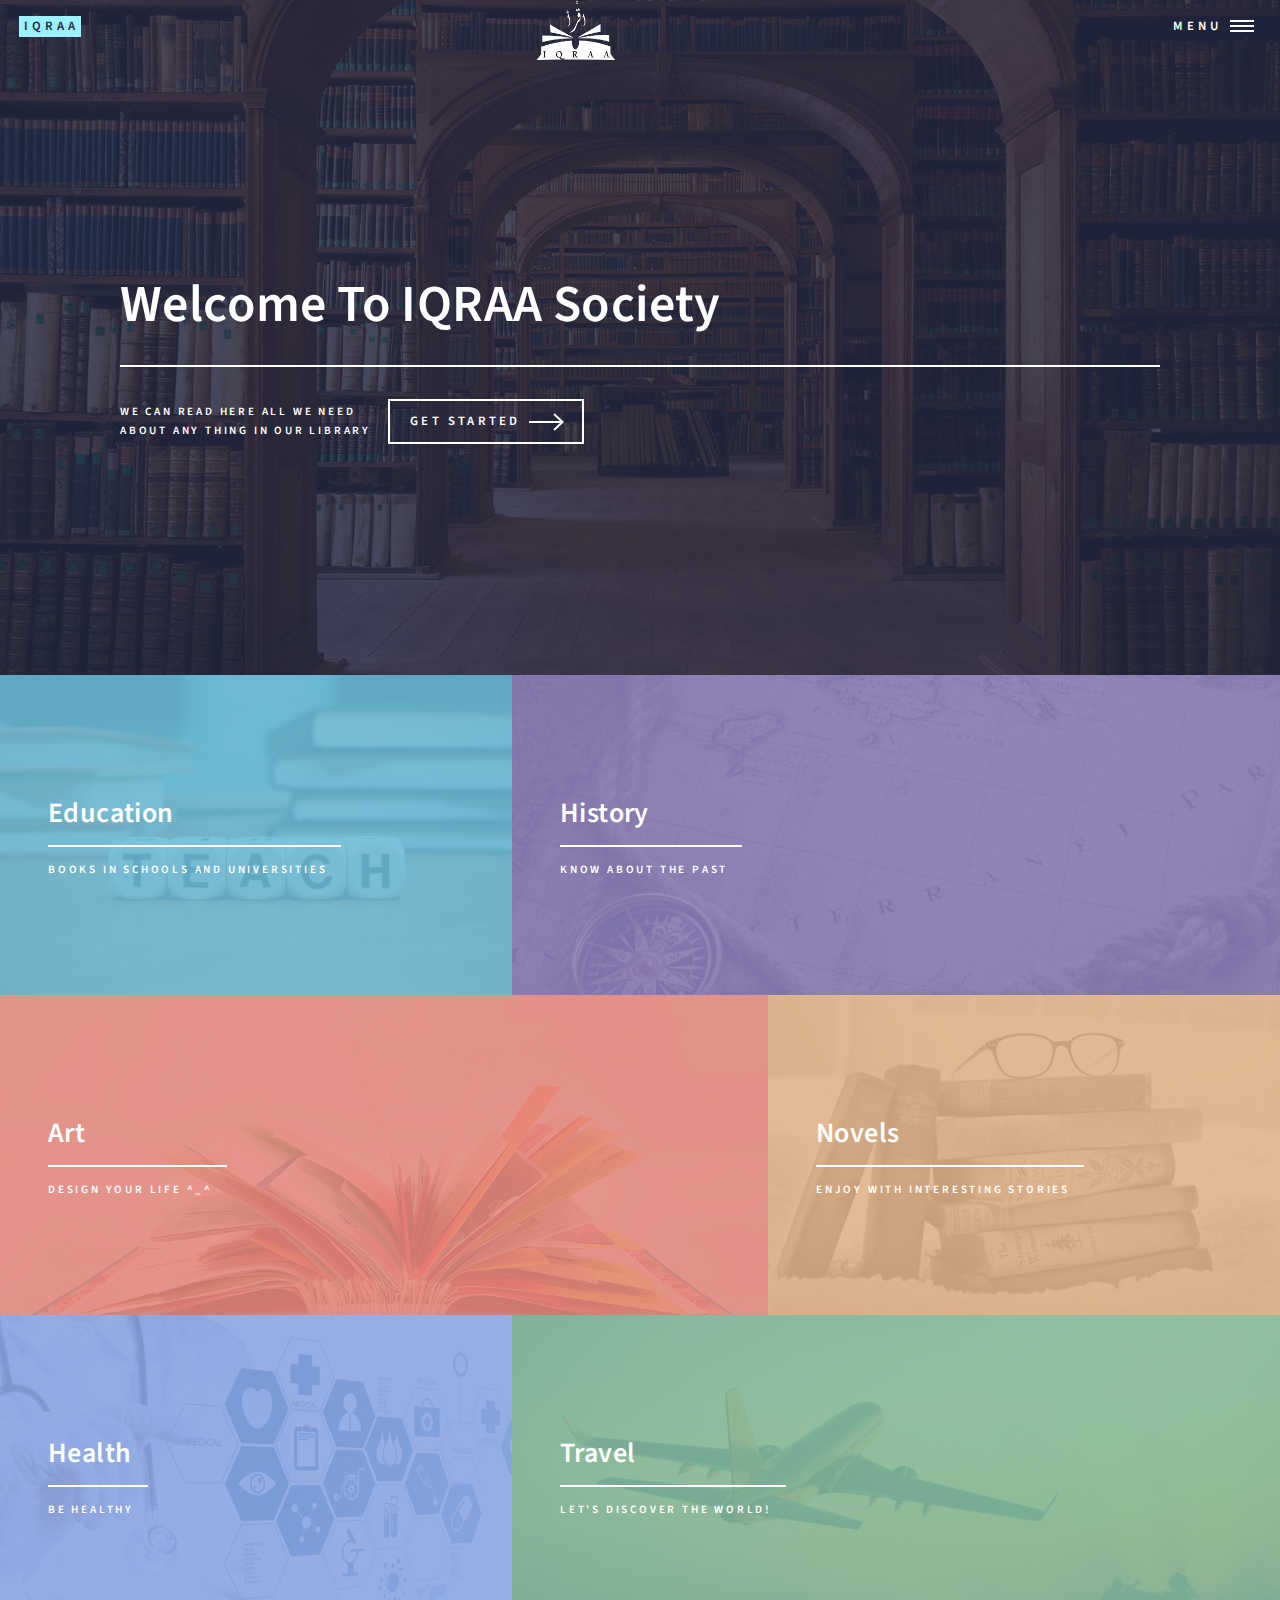
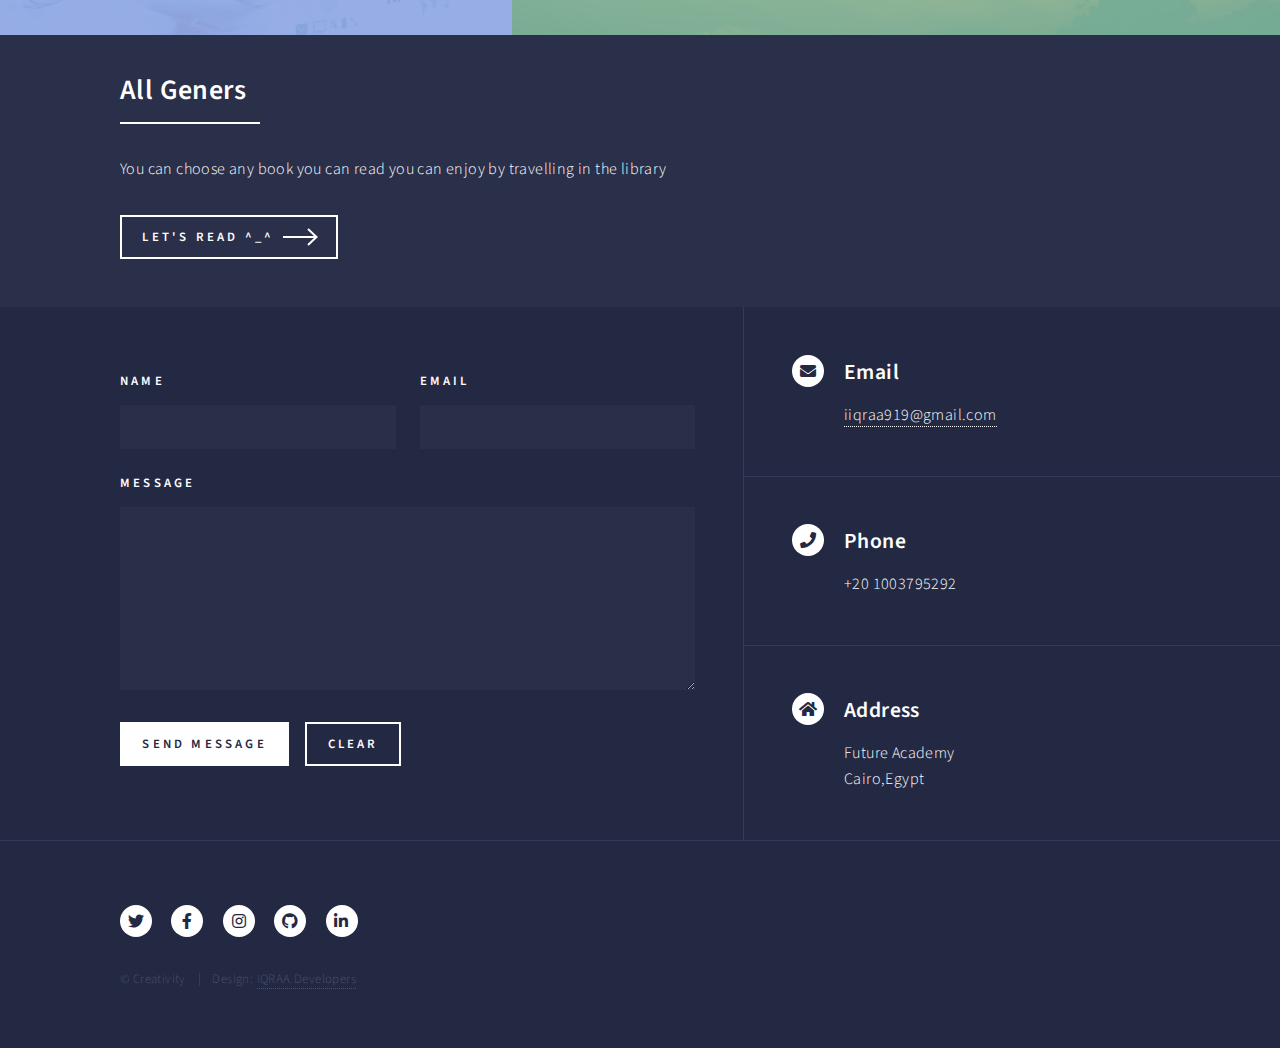
<file: index.html>
<!DOCTYPE HTML>

<html lang="en">
	<head>
		<title>IQRAA</title>
		<meta charset="utf-8" />
		<meta name="viewport" content="width=device-width, initial-scale=1, user-scalable=no" />
		<link rel="stylesheet" href="assets/css/main.css" />
		<noscript><link rel="stylesheet" href="assets/css/noscript.css" /></noscript>
        <link rel="icon" href="images/logo.png">
        <style>
            #IQ{
            width: 80px;
            height: 60px;  
                float: right;
            }
        
        </style>
	</head>
	<body class="is-preload">

		<!-- Wrapper -->
			<div id="wrapper">

				<!-- Header -->
					<header id="header" class="alt">
						<a href="index.html" class="logo"><strong>IQRAA</strong></a><div style="width: 40%;height:50px ;"><img id="IQ" src="images/Logo_crop_1.png"></div>
						<nav>
							<a href="#menu">Menu</a>
						</nav>
					</header>

				<!-- Menu -->
					<nav id="menu">
						<ul class="links">
							<li><a href="index.html">Home</a></li>
							<li><a href="types.html">Types</a></li>
							<li><a href="AboutUs.html">About Us</a></li>
							<li><a href="Features.html">Features</a></li>
						</ul>
						<ul class="actions stacked">
							<li><a href="#" class="button primary fit">Get Started</a></li>
							<li><a href="#" class="button fit">Log In</a></li>
						</ul>
					</nav>

				<!-- Banner -->
					<section id="banner" class="major">
						<div class="inner">
							<header class="major">
								<h1>Welcome To IQRAA Society</h1>
							</header>
							<div class="content">
								<p>We can Read here All We need 
										 <br />
										 about any thing in our Library</p>
								<ul class="actions">
									<li><a href="#one" class="button next scrolly">Get Started</a></li>
								</ul>
							</div>
						</div>
					</section>

				<!-- Main -->
					<div id="main">

						<!-- One -->
							<section id="one" class="tiles">
								<article>
									<span class="image">
										<img src="images/Education.jpeg" alt="Education" />
									</span>
									<header class="major">
										<h3><a href="landing.html" class="link">Education</a></h3>
										<p>Books in Schools And Universities</p>
									</header>
								</article>
								<article>
									<span class="image">
										<img src="images/history.jpg" alt="History" />
									</span>
									<header class="major">
										<h3><a href="landing.html" class="link">History</a></h3>
										<p>Know About the past</p>
									</header>
								</article>
								<article>
									<span class="image">
										<img src="images/Art.jpg" alt="Relegion" />
									</span>
									<header class="major">
										<h3><a href="Health.html" class="link">Art</a></h3>
										<p>Design your life ^_^</p>
									</header>
								</article>
								<article>
									<span class="image">
										<img src="images/stack-of-books-vintage-books-book-books.jpg" alt="" />
									</span>
									<header class="major">
										<h3><a href="landing.html" class="link">Novels</a></h3>
										<p>Enjoy with interesting Stories</p>
									</header>
								</article>
								<article>
									<span class="image">
										<img src="images/Health.jpg" alt="Health" />
									</span>
									<header class="major">
										<h3><a href="Health.html" class="link">Health</a></h3>
										<p>Be Healthy</p>
									</header>
								</article>
								<article>
									<span class="image">
										<img src="images/Travelling.jpg" alt="Travel" />
									</span>
									<header class="major">
										<h3><a href="Coming-Soon.html" class="link">Travel</a></h3>
										<p>Let's discover the world!</p>
									</header>
								</article>
							</section>

						<!-- Two -->
							<section id="two">
								<div class="inner">
									<header class="major">
										<h2>All Geners</h2>
									</header>
									<p>You can choose any book you can read you can enjoy by travelling in the library  </p>
									<ul class="actions"> 
										<li><a href="types.html" class="button next">Let's Read ^_^</a></li>
									</ul>
								</div>
							</section>

					</div>

				<!-- Contact -->
					<section id="contact">
						<div class="inner">
							<section>
								<form method="post" action="#">
									<div class="fields">
										<div class="field half">
											<label for="name">Name</label>
											<input type="text" name="name" id="name" />
										</div>
										<div class="field half">
											<label for="email">Email</label>
											<input type="text" name="email" id="email" />
										</div>
										<div class="field">
											<label for="message">Message</label>
											<textarea name="message" id="message" rows="6"></textarea>
										</div>
									</div>
									<ul class="actions">
										<li><input type="submit" value="Send Message" class="primary" /></li>
										<li><input type="reset" value="Clear" /></li>
									</ul>
								</form>
							</section>
							<section class="split">
								<section>
									<div class="contact-method">
										<span class="icon solid alt fa-envelope"></span>
										<h3>Email</h3>
										<a href="mailto:iiqraa919@gmail.com">iiqraa919@gmail.com</a>
									</div>
								</section>
								<section>
									<div class="contact-method">
										<span class="icon solid alt fa-phone"></span>
										<h3>Phone</h3>
										<span>+20 1003795292</span>
									</div>
								</section>
								<section>
									<div class="contact-method">
										<span class="icon solid alt fa-home"></span>
										<h3>Address</h3>
										<span>Future Academy<br />
										Cairo,Egypt
										</span>
									</div>
								</section>
							</section>
						</div>
					</section>

				<!-- Footer -->
					<footer id="footer">
						<div class="inner">
							<ul class="icons">
								<li><a href="#" class="icon brands alt fa-twitter"><span class="label">Twitter</span></a></li>
								<li><a href="#" class="icon brands alt fa-facebook-f"><span class="label">Facebook</span></a></li>
								<li><a href="#" class="icon brands alt fa-instagram"><span class="label">Instagram</span></a></li>
								<li><a href="#" class="icon brands alt fa-github"><span class="label">GitHub</span></a></li>
								<li><a href="#" class="icon brands alt fa-linkedin-in"><span class="label">LinkedIn</span></a></li>
							</ul>
							<ul class="copyright">
								<li>&copy; Creativity</li><li>Design: <a href="#">IQRAA Developers</a></li> 
							</ul>
						</div>
					</footer>

			</div>

		<!-- Scripts -->
			<script src="assets/js/jquery.min.js"></script>
			<script src="assets/js/jquery.scrolly.min.js"></script>
			<script src="assets/js/jquery.scrollex.min.js"></script>
			<script src="assets/js/browser.min.js"></script>
			<script src="assets/js/breakpoints.min.js"></script>
			<script src="assets/js/util.js"></script>
			<script src="assets/js/main.js"></script>

	</body>
</html>
</file>
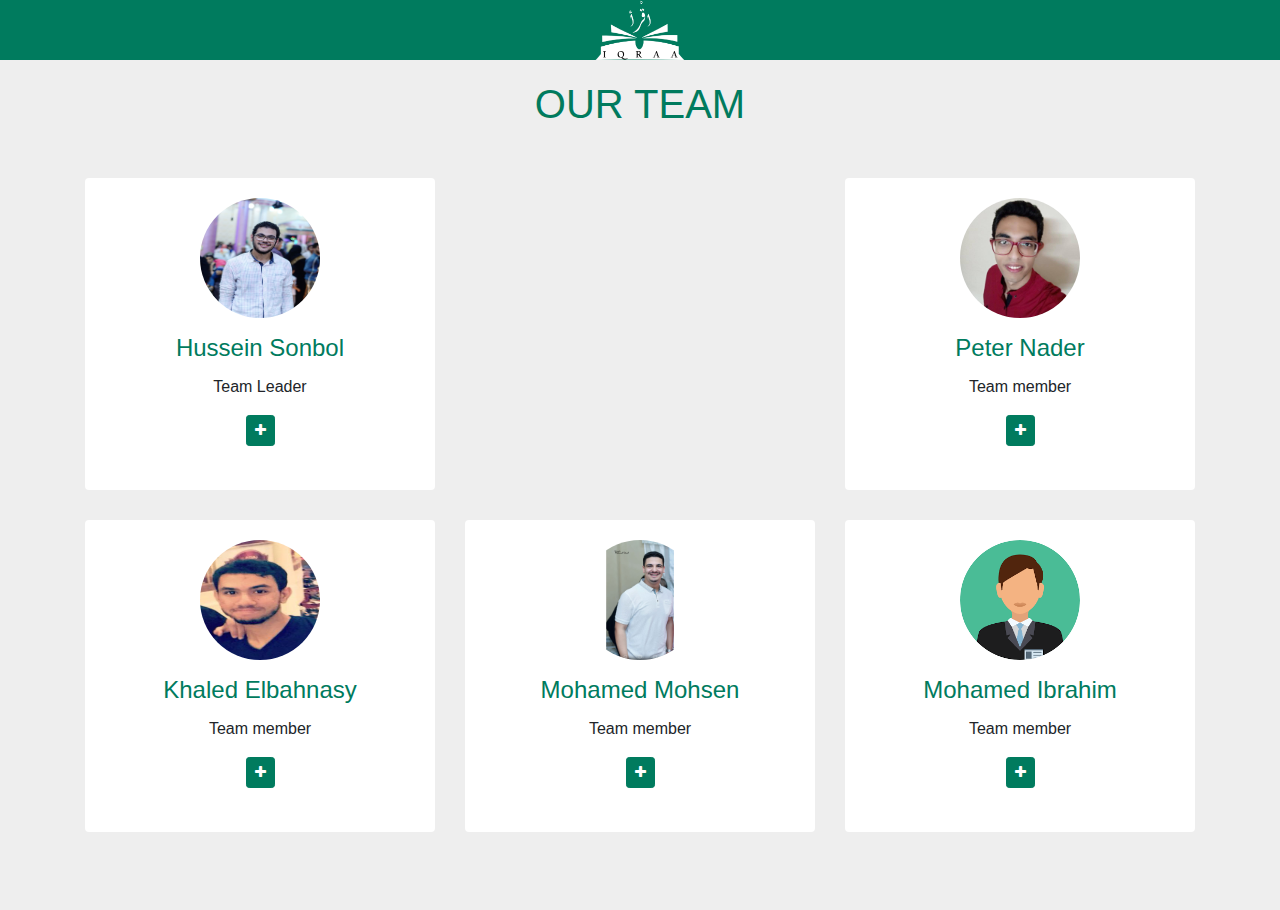
<file: AboutUs.html>
<!DOCTYPE html>
<html lang="en">
    
    <head>
        
        <meta charset="utf-8">
        <meta http-equiv="X-UA-Compatible" content="IE=edge">
        <title>About us</title>
        <meta name="viewport" content="width=device-width, initial-scale=1, shrink-to-fit=no">
        <link rel="stylesheet" href="https://stackpath.bootstrapcdn.com/bootstrap/4.3.1/css/bootstrap.min.css" integrity="sha384-ggOyR0iXCbMQv3Xipma34MD+dH/1fQ784/j6cY/iJTQUOhcWr7x9JvoRxT2MZw1T" crossorigin="anonymous">
        <link rel="stylesheet" href="https://cdnjs.cloudflare.com/ajax/libs/font-awesome/4.7.0/css/font-awesome.min.css">
        <link rel="stylesheet" href="css/style3.css">      
       
    </head>
    
    <body>
        <nav class="nav">
            <div class="container">
                 <a href="index.html">
                     <img src="images/Logo_crop_1.png">
                </a>
            </div>
        </nav>
        <!-- Team -->
<section id="team" class="pb-5">
    <div class="container">
        <h5 class="section-title h1">OUR TEAM</h5>
        <div class="row">
            <!-- Team member -->
            <div class="col-xs-12 col-sm-6 col-md-4">
                <div class="image-flip" ontouchstart="this.classList.toggle('hover');">
                    <div class="mainflip">
                        <div class="frontside">
                            <div class="card">
                                <div class="card-body text-center">
                                    <p><img class=" img-fluid" src="images/hessen.jpg" alt="card image"></p>
                                    <h4 class="card-title">Hussein Sonbol</h4>
                                    <p class="card-text">Team Leader</p>
                                    <a href="#" class="btn btn-primary btn-sm"><i class="fa fa-plus"></i></a>
                                </div>
                            </div>
                        </div>
                        <div class="backside">
                            <div class="card">
                                <div class="card-body text-center mt-4">
                                    <h4 class="card-title">Hussein Abdulmonem Sonbol</h4>
                                    <p class="card-text">ID: 220170009 <br><br> 3rd Year CS Student</p>
                                    <ul class="list-inline">
                                        <li class="list-inline-item">
                                            <a class="social-icon text-xs-center" target="_blank" href="#">
                                                <i class="fa fa-facebook"></i>
                                            </a>
                                        </li>
                                        <li class="list-inline-item">
                                            <a class="social-icon text-xs-center" target="_blank" href="#">
                                                <i class="fa fa-twitter"></i>
                                            </a>
                                        </li>
                                        <li class="list-inline-item">
                                            <a class="social-icon text-xs-center" target="_blank" href="#">
                                                <i class="fa fa-github"></i>
                                            </a>
                                        </li>
                                        <li class="list-inline-item">
                                            <a class="social-icon text-xs-center" target="_blank" href="#">
                                                <i class="fa fa-google"></i>
                                            </a>
                                        </li>
                                        <li class="list-inline-item">
                                            <a class="social-icon text-xs-center" target="_blank" href="#">
                                                <i class="fa fa-linkedin"></i>
                                            </a>
                                        </li>
                                    </ul>
                                </div>
                            </div>
                        </div>
                    </div>
                </div>
            </div>
            <!-- ./Team member -->
            <!-- Team member -->
            <div class="col-xs-12 col-sm-6 col-md-4">
            </div>
            <!-- ./Team member -->
            <!-- Team member -->
            <div class="col-xs-12 col-sm-6 col-md-4">
                <div class="image-flip" ontouchstart="this.classList.toggle('hover');">
                    <div class="mainflip">
                        <div class="frontside">
                            <div class="card">
                                <div class="card-body text-center">
                                    <p><img class=" img-fluid" src="images/peter.jpg" alt="card image"></p>
                                    <h4 class="card-title">Peter Nader</h4>
                                    <p class="card-text">Team member</p>
                                    <a href="#" class="btn btn-primary btn-sm"><i class="fa fa-plus"></i></a>
                                </div>
                            </div>
                        </div>
                        <div class="backside">
                            <div class="card">
                                <div class="card-body text-center mt-4">
                                    <h4 class="card-title">Peter Nader Mounir</h4>
                                    <p class="card-text">ID: 220170014 <br><br> 3rd Year CS Student</p>
                                    <ul class="list-inline">
                                        <li class="list-inline-item">
                                            <a class="social-icon text-xs-center" target="_blank" href="#">
                                                <i class="fa fa-facebook"></i>
                                            </a>
                                        </li>
                                        <li class="list-inline-item">
                                            <a class="social-icon text-xs-center" target="_blank" href="#">
                                                <i class="fa fa-twitter"></i>
                                            </a>
                                        </li>
                                        <li class="list-inline-item">
                                            <a class="social-icon text-xs-center" target="_blank" href="#">
                                                <i class="fa fa-github"></i>
                                            </a>
                                        </li>
                                        <li class="list-inline-item">
                                            <a class="social-icon text-xs-center" target="_blank" href="#">
                                                <i class="fa fa-google"></i>
                                            </a>
                                        </li>
                                        <li class="list-inline-item">
                                            <a class="social-icon text-xs-center" target="_blank" href="#">
                                                <i class="fa fa-linkedin"></i>
                                            </a>
                                        </li>
                                    </ul>
                                </div>
                            </div>
                        </div>
                    </div>
                </div>
            </div>
            <!-- ./Team member -->
            <!-- Team member -->
            <div class="col-xs-12 col-sm-6 col-md-4">
                <div class="image-flip" ontouchstart="this.classList.toggle('hover');">
                    <div class="mainflip">
                        <div class="frontside">
                            <div class="card">
                                <div class="card-body text-center">
                                    <p><img class=" img-fluid" src="images/khald.jpg" alt="card image"></p>
                                    <h4 class="card-title">Khaled Elbahnasy</h4>
                                    <p class="card-text">Team member</p>
                                    <a href="#" class="btn btn-primary btn-sm"><i class="fa fa-plus"></i></a>
                                </div>
                            </div>
                        </div>
                        <div class="backside">
                            <div class="card">
                                <div class="card-body text-center mt-4">
                                    <h4 class="card-title">Khaled Mohamed Fakhry Albahnasy</h4>
                                    <p class="card-text">ID: 220170049 <br><br> 3rd Year CS Student</p>
                                    <ul class="list-inline">
                                        <li class="list-inline-item">
                                            <a class="social-icon text-xs-center" target="_blank" href="#">
                                                <i class="fa fa-facebook"></i>
                                            </a>
                                        </li>
                                        <li class="list-inline-item">
                                            <a class="social-icon text-xs-center" target="_blank" href="#">
                                                <i class="fa fa-twitter"></i>
                                            </a>
                                        </li>
                                        <li class="list-inline-item">
                                            <a class="social-icon text-xs-center" target="_blank" href="#">
                                                <i class="fa fa-skype"></i>
                                            </a>
                                        </li>
                                        <li class="list-inline-item">
                                            <a class="social-icon text-xs-center" target="_blank" href="#">
                                                <i class="fa fa-github"></i>
                                            </a>
                                        </li>
                                        <li class="list-inline-item">
                                            <a class="social-icon text-xs-center" target="_blank" href="#">
                                                <i class="fa fa-linkedin"></i>
                                            </a>
                                        </li>
                                    </ul>
                                </div>
                            </div>
                        </div>
                    </div>
                </div>
            </div>
            <!-- ./Team member -->
            <!-- Team member -->
            <div class="col-xs-12 col-sm-6 col-md-4">
                <div class="image-flip" ontouchstart="this.classList.toggle('hover');">
                    <div class="mainflip">
                        <div class="frontside">
                            <div class="card">
                                <div class="card-body text-center">
                                    <p><img class=" img-fluid" src="images/mohsen.jpeg" alt="card image"></p>
                                    <h4 class="card-title">Mohamed Mohsen</h4>
                                    <p class="card-text">Team member</p>
                                    <a href="#" class="btn btn-primary btn-sm"><i class="fa fa-plus"></i></a>
                                </div>
                            </div>
                        </div>
                        <div class="backside">
                            <div class="card">
                                <div class="card-body text-center mt-4">
                                    <h4 class="card-title">Mohamed Mohsen Allam</h4>
                                    <p class="card-text">ID: 220170034 <br><br> 3rd Year CS Student</p>
                                    <ul class="list-inline">
                                        <li class="list-inline-item">
                                            <a class="social-icon text-xs-center" target="_blank" href="#">
                                                <i class="fa fa-facebook"></i>
                                            </a>
                                        </li>
                                        <li class="list-inline-item">
                                            <a class="social-icon text-xs-center" target="_blank" href="#">
                                                <i class="fa fa-twitter"></i>
                                            </a>
                                        </li>
                                        <li class="list-inline-item">
                                            <a class="social-icon text-xs-center" target="_blank" href="#">
                                                <i class="fa fa-skype"></i>
                                            </a>
                                        </li>
                                        <li class="list-inline-item">
                                            <a class="social-icon text-xs-center" target="_blank" href="#">
                                                <i class="fa fa-google"></i>
                                            </a>
                                        </li>
                                        <li class="list-inline-item">
                                            <a class="social-icon text-xs-center" target="_blank" href="#">
                                                <i class="fa fa-linkedin"></i>
                                            </a>
                                        </li>
                                    </ul>
                                </div>
                            </div>
                        </div>
                    </div>
                </div>
            </div>
            <!-- ./Team member -->
            <!-- Team member -->
            <div class="col-xs-12 col-sm-6 col-md-4">
                <div class="image-flip" ontouchstart="this.classList.toggle('hover');">
                    <div class="mainflip">
                        <div class="frontside">
                            <div class="card">
                                <div class="card-body text-center">
                                    <p><img class=" img-fluid" src="images/images(1).png" alt="card image"></p>
                                    <h4 class="card-title">Mohamed Ibrahim</h4>
                                    <p class="card-text">Team member</p>
                                    <a href="#" class="btn btn-primary btn-sm"><i class="fa fa-plus"></i></a>
                                </div>
                            </div>
                        </div>
                        <div class="backside">
                            <div class="card">
                                <div class="card-body text-center mt-4">
                                    <h4 class="card-title">Mohamed Ibrahim Hassan</h4>
                                    <p class="card-text">ID: 220170092 <br><br> 3rd Year CS Student</p>
                                    <ul class="list-inline">
                                        <li class="list-inline-item">
                                            <a class="social-icon text-xs-center" target="_blank" href="#">
                                                <i class="fa fa-facebook"></i>
                                            </a>
                                        </li>
                                        <li class="list-inline-item">
                                            <a class="social-icon text-xs-center" target="_blank" href="#">
                                                <i class="fa fa-twitter"></i>
                                            </a>
                                        </li>
                                        <li class="list-inline-item">
                                            <a class="social-icon text-xs-center" target="_blank" href="#">
                                                <i class="fa fa-github"></i>
                                            </a>
                                        </li>
                                        <li class="list-inline-item">
                                            <a class="social-icon text-xs-center" target="_blank" href="#">
                                                <i class="fa fa-google"></i>
                                            </a>
                                        </li>
                                        <li class="list-inline-item">
                                            <a class="social-icon text-xs-center" target="_blank" href="#">
                                                <i class="fa fa-linkedin"></i>
                                            </a>
                                        </li>
                                    </ul>
                                </div>
                            </div>
                        </div>
                    </div>
                </div>
            </div>
            <!-- ./Team member -->

        </div>
    </div>
</section>
<!-- Team -->
        
        

        <script src="https://code.jquery.com/jquery-3.3.1.slim.min.js" integrity="sha384-q8i/X+965DzO0rT7abK41JStQIAqVgRVzpbzo5smXKp4YfRvH+8abtTE1Pi6jizo" crossorigin="anonymous"></script>
        <script src="https://cdnjs.cloudflare.com/ajax/libs/popper.js/1.14.7/umd/popper.min.js" integrity="sha384-UO2eT0CpHqdSJQ6hJty5KVphtPhzWj9WO1clHTMGa3JDZwrnQq4sF86dIHNDz0W1" crossorigin="anonymous"></script>
        <script src="https://stackpath.bootstrapcdn.com/bootstrap/4.3.1/js/bootstrap.min.js" integrity="sha384-JjSmVgyd0p3pXB1rRibZUAYoIIy6OrQ6VrjIEaFf/nJGzIxFDsf4x0xIM+B07jRM" crossorigin="anonymous"></script>

        
    </body>
    
</html>
</file>
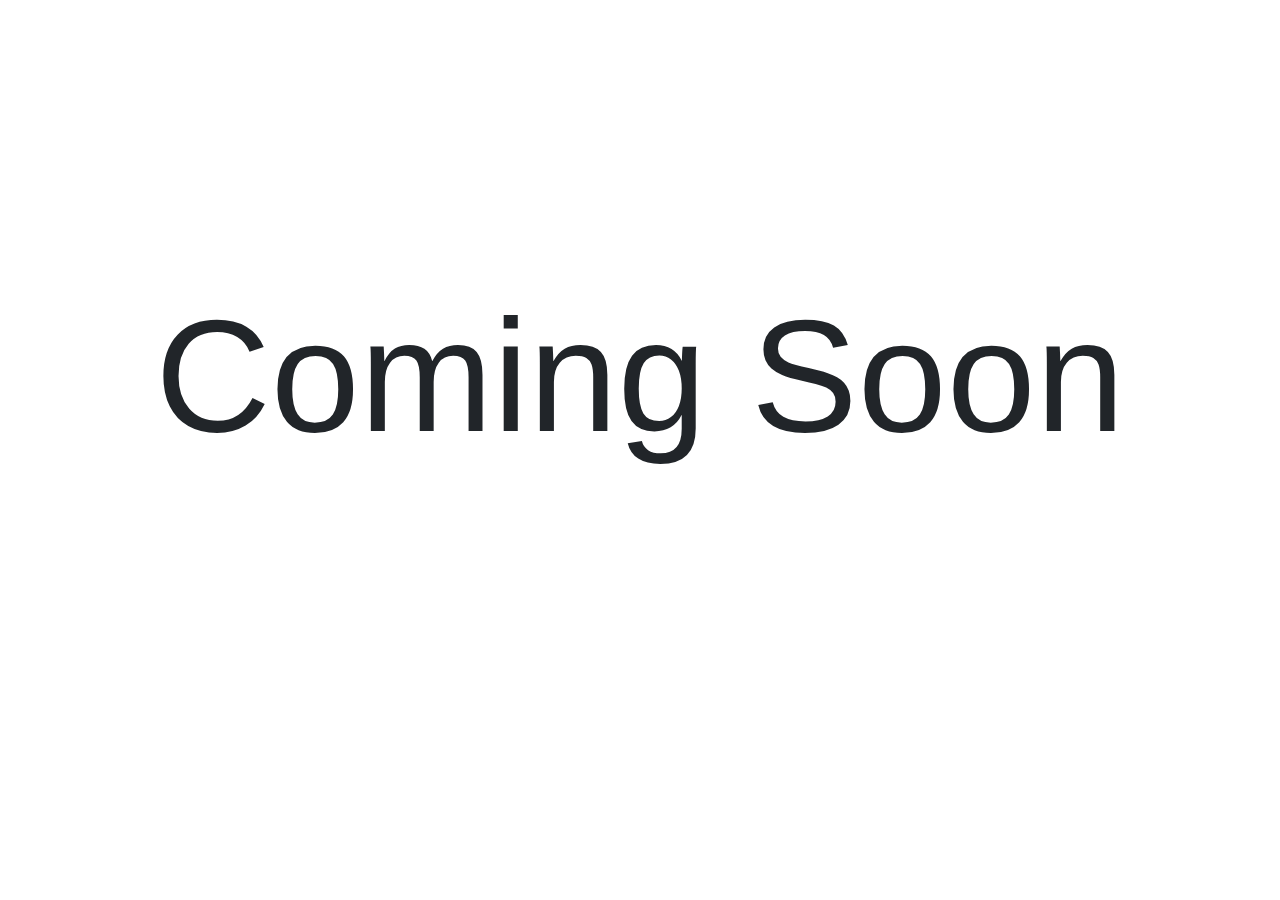
<file: Coming-Soon.html>
<html>

    <head>
    <meta charset="utf-8" />
		<meta name="viewport" content="width=device-width, initial-scale=1, user-scalable=no" />
        <link rel="icon" href="images/logo.png">
        <link rel="stylesheet" href="https://stackpath.bootstrapcdn.com/bootstrap/4.3.1/css/bootstrap.min.css" integrity="sha384-ggOyR0iXCbMQv3Xipma34MD+dH/1fQ784/j6cY/iJTQUOhcWr7x9JvoRxT2MZw1T" crossorigin="anonymous">
    <title>Coming Soon</title>
    </head>
    
    <body style="margin: 0px">
    
    <p style="text-align: center; margin-top: 20% ;font-size: 10rem">Coming Soon</p>
    
        
    </body>
    
</html>
</file>
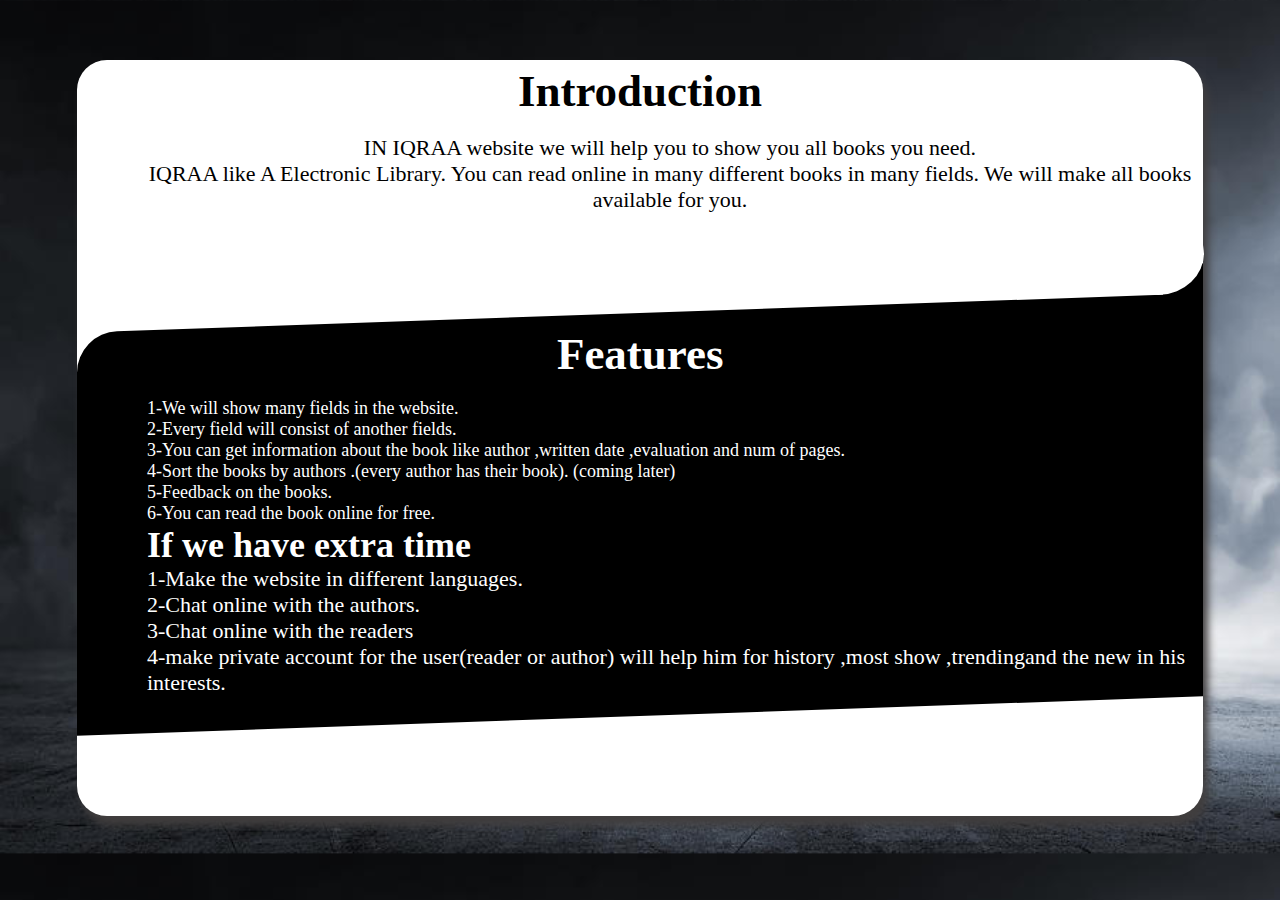
<file: Features.html>
<!DOCTYPE html>
<html>
    <head>
        <meta charset="UTF-8">
        <meta name="viewreport" content="width=device-width, initial-scale=1.0">
        <title>IQRAA Features</title>
        <link rel="stylesheet" href="css/feature_style.css" type="text/css">
    </head>
    <body>
        <div class="feature-container">
            <div style="padding: 5px 5px 0px 5px;">
                <h1>Introduction</h1>
                <br>
                <p style="text-align: center;">
                    IN IQRAA website we will help you to show you all books you need.<br>IQRAA like A Electronic Library. You can read online in many different books in many fields. We will make all books available for you.
                </p>
            </div>
            <div class="blue-container">
                <h1 style=" transform:skewY(2deg); color: inherit;">Features</h1>
                <br>
                <p style=" transform: skewY(2deg); font-size: 18px">
                    1-We will show many fields in the website.<br>
                    2-Every field will consist of another fields.<br>
                    3-You can get information about the book like author ,written date ,evaluation and num of pages.<br>
                    4-Sort the books by authors .(every author has their book). (coming later)<br>
                    5-Feedback on the books.<br>
                    6-You can read the book online for free.<br>
                </p>
                <h2 style=" transform: skewY(2deg);">If we have extra time </h2>
                <p style=" transform: skewY(2deg);">
                    
                        1-Make the website in different languages.<br>
                        2-Chat online with the authors.<br>
                        3-Chat online with the readers<br>
                        4-make private account for the user(reader or author) will help him for history ,most show ,trendingand the new in his interests. 
                    
                </p>
                
        </div>
        </div>
    </body>
</html>
</file>
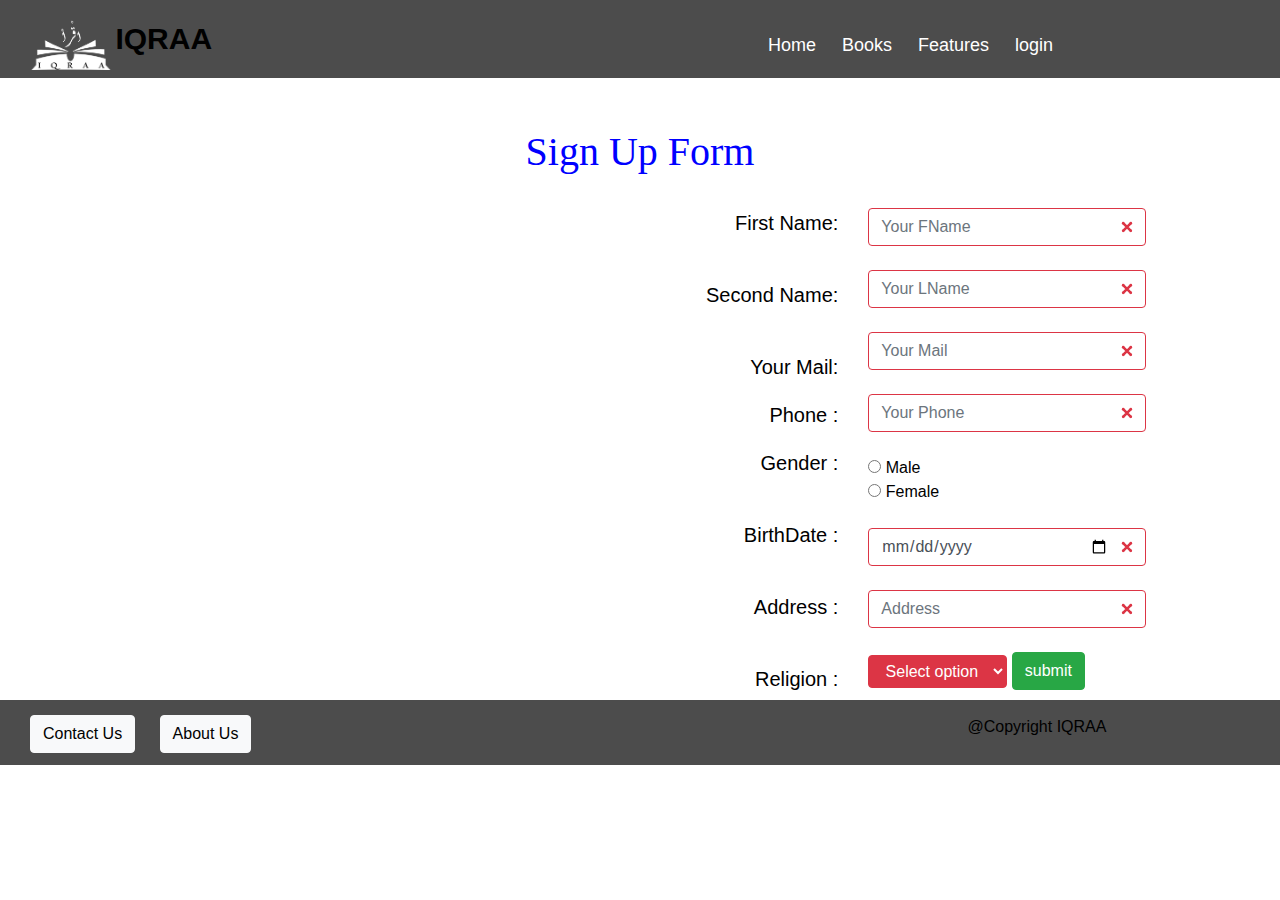
<file: SignUp.html>
<!DOCTYPE HTML>
<html lang="en">
<head>
    
     <meta charset="utf-8">
     <meta http-equiv="X-UA-Compatible" content="IE=edge">
    <meta name="viewport" content="width=device-width, initial-scale=1, shrink-to-fit=no">
        
       <link rel="stylesheet" href="https://maxcdn.bootstrapcdn.com/bootstrap/4.3.1/css/bootstrap.min.css">
  <script src="https://ajax.googleapis.com/ajax/libs/jquery/3.4.1/jquery.min.js"></script>
  <script src="https://cdnjs.cloudflare.com/ajax/libs/popper.js/1.14.7/umd/popper.min.js"></script>
  <script src="https://maxcdn.bootstrapcdn.com/bootstrap/4.3.1/js/bootstrap.min.js"></script>
    
     <link rel="stylesheet" href="https://cdnjs.cloudflare.com/ajax/libs/animate.css/3.7.2/animate.min.css">
    
   
    <title>Sign Up</title>
    <script src="js/SignUp.js" type="text/javascript"></script>
    </head>

    <body style="margin: 0px;color: black">
    
         <div class="row" style="background-color: rgb(0,0,0,0.7); height: 78px;padding: 16px;margin:0px">
    <div class="col-3 col-s-3">
        <img src="images/Logo_crop_1.png" style="height: 50px;width:80px"> <strong style="font-size: 30px"> IQRAA</strong>
        </div>
        <div class="col-4" col-s-3></div>
        <div class="col-4 col-s-3" style="font-size: 18px;padding: 0px;">
            <nav class="navbar navbar-expand-sm ">
        <ul class="navbar-nav">
    <li class="nav-item">
      <a class="nav-link" style="color: white;margin-right: 10px" href="index.html">Home</a>
    </li>
    <li class="nav-item ">
      <a class="nav-link" href="types.html" style="color: white ;margin-right: 10px">Books</a>
    </li>
    <li class="nav-item ">
      <a class="nav-link" href="Features.html" style="color: white;margin-right: 10px">Features</a>
    </li>
   <li class="nav-item ">
      <a class="nav-link" href="Coming-Soon.html" style="color: white;">login</a>
    </li>
  </ul>
           </nav> 
        </div>
    </div>
      
    <div  style="margin: 0px;text-align: center" >
        <h1 class="animated infinite bounce delay-2s" style="margin-top: 50px;font-family: cursive;color: blue"> Sign Up Form </h1>
        </div>
        <form action="" class="was-validated">
        <div class="row" style="margin: 0px">
            <div class="col-sm-6">
                
                <h1 class="animated infinite bounce delay-2s" id="result" style="text-align: center;color: blueviolet;margin-top: 40%"></h1>
                
            </div>
            
            <div class="col-sm-2">
                <br>
                <label for="FName" style="float: right;font-size: 20px;margin: 0px"> First Name:</label>  
                <br><br><br>
                <label for="LName" style="float: right;font-size: 20px;margin: 0px"> Second Name:</label>  
                <br><br><br>
                <label for="Mail" style="float: right;font-size: 20px;margin: 0px;"> Your Mail:</label>  
                <br><br>
                <label for="phone" style="float: right;font-size: 20px;margin: 0px;"> Phone :</label>  
                <br><br>
                <label  style="float: right;font-size: 20px;margin: 0px;"> Gender :</label> 
                <br><br><br>
                <label for="date" style="float: right;font-size: 20px;margin: 0px;"> BirthDate :</label> 
                <br><br><br>
                <label for="address" style="float: right;font-size: 20px;margin: 0px;"> Address :</label> 
                <br><br><br>
                <label for="myList" style="float: right;font-size: 20px;margin: 0px;">Religion :</label>
            </div>
             <div class="col-sm-4">
            <br>
                 <span id="s1" hidden >Enter First name and more than 3 charachter and no reJex</span>
            <input id="FName" type="text"  class="form-control " name="fname" placeholder="Your FName" style="width: 70%;background-color: white" onchange="change();" required >
                <span id="s2" hidden >Enter Last name and more than 3 charachter and no reJex</span><br>
             <input id="LName" type="text" class="form-control " name="lname" placeholder="Your LName" style="width: 70%;background-color: white" onchange="change();" required>
               <br>    
                 <input id="Mail" type="email" class="form-control required " name="email" placeholder="Your Mail" style="width: 70%;background-color: white" onchange="change();" required>
                 <div class=""></div>
               <span id="s3" hidden >insert phone 11 number and no reJex</span> <br>
                <input id="phone" type="number" class="form-control " name="phone" placeholder="Your Phone" style="width: 70%;background-color: white" onchange="change();" required>
                <br> 
                 
                <input id="male" type="radio" name="gender" value="male" required > Male <br>
                <input id="female" type="radio" name="gender" value="female" required> Female<br>
                <br>
                <input id="date" type="date" class="form-control" placeholder="Date" name="date1" style="width: 70%;background-color: white" onchange="change();" required>
                <span id="s4" hidden >Enter Last name and more than 3 charachter and no reJex</span> <br>
                 <input id="address" type="text" class="form-control" placeholder="Address" name="address" style="width: 70%;background-color: white" onchange="change();" required>
                 
                  <span id="s5" hidden >Select one choice</span><br>
                      <select class="btn btn-danger" id="myList" name = "dropdown" style="margin-bottom: 10px" onchange="change();" required>
                          <option selected hidden value="" >Select option</option>
                          <option  value = "muslim">muslim</option>
                          <option  value = "christian">Christian</option>
                          <option  value = "jewish">Jewish</option>
                          <option  value = "other">Other</option>
                      </select>
                 
                    <input id="submit" type="button" name="submit" value="submit" class="btn btn-success" onclick="suubmit();" style="margin-bottom: 10px" >
                 
            </div>
            
        </div>
     </form>
        
          <div class="row" style="background-color:rgb(0,0,0,0.7); height:65px;padding:15px;margin:0px">
    <div class="col-4">
         <a style="color: black;margin-right:20px " class="btn btn-light" href="mailto:iiqraa919@gmail.com">Contact Us </a>
        <a style="color: black;margin-right:20px" class="btn btn-light" href="AboutUs.html">About Us </a>
        </div>
        
        <div class="col-5"></div>
        <div class="col-2">
        <o>@Copyright IQRAA</o>
        </div>
    </div>
    </body>      
</html>
</file>
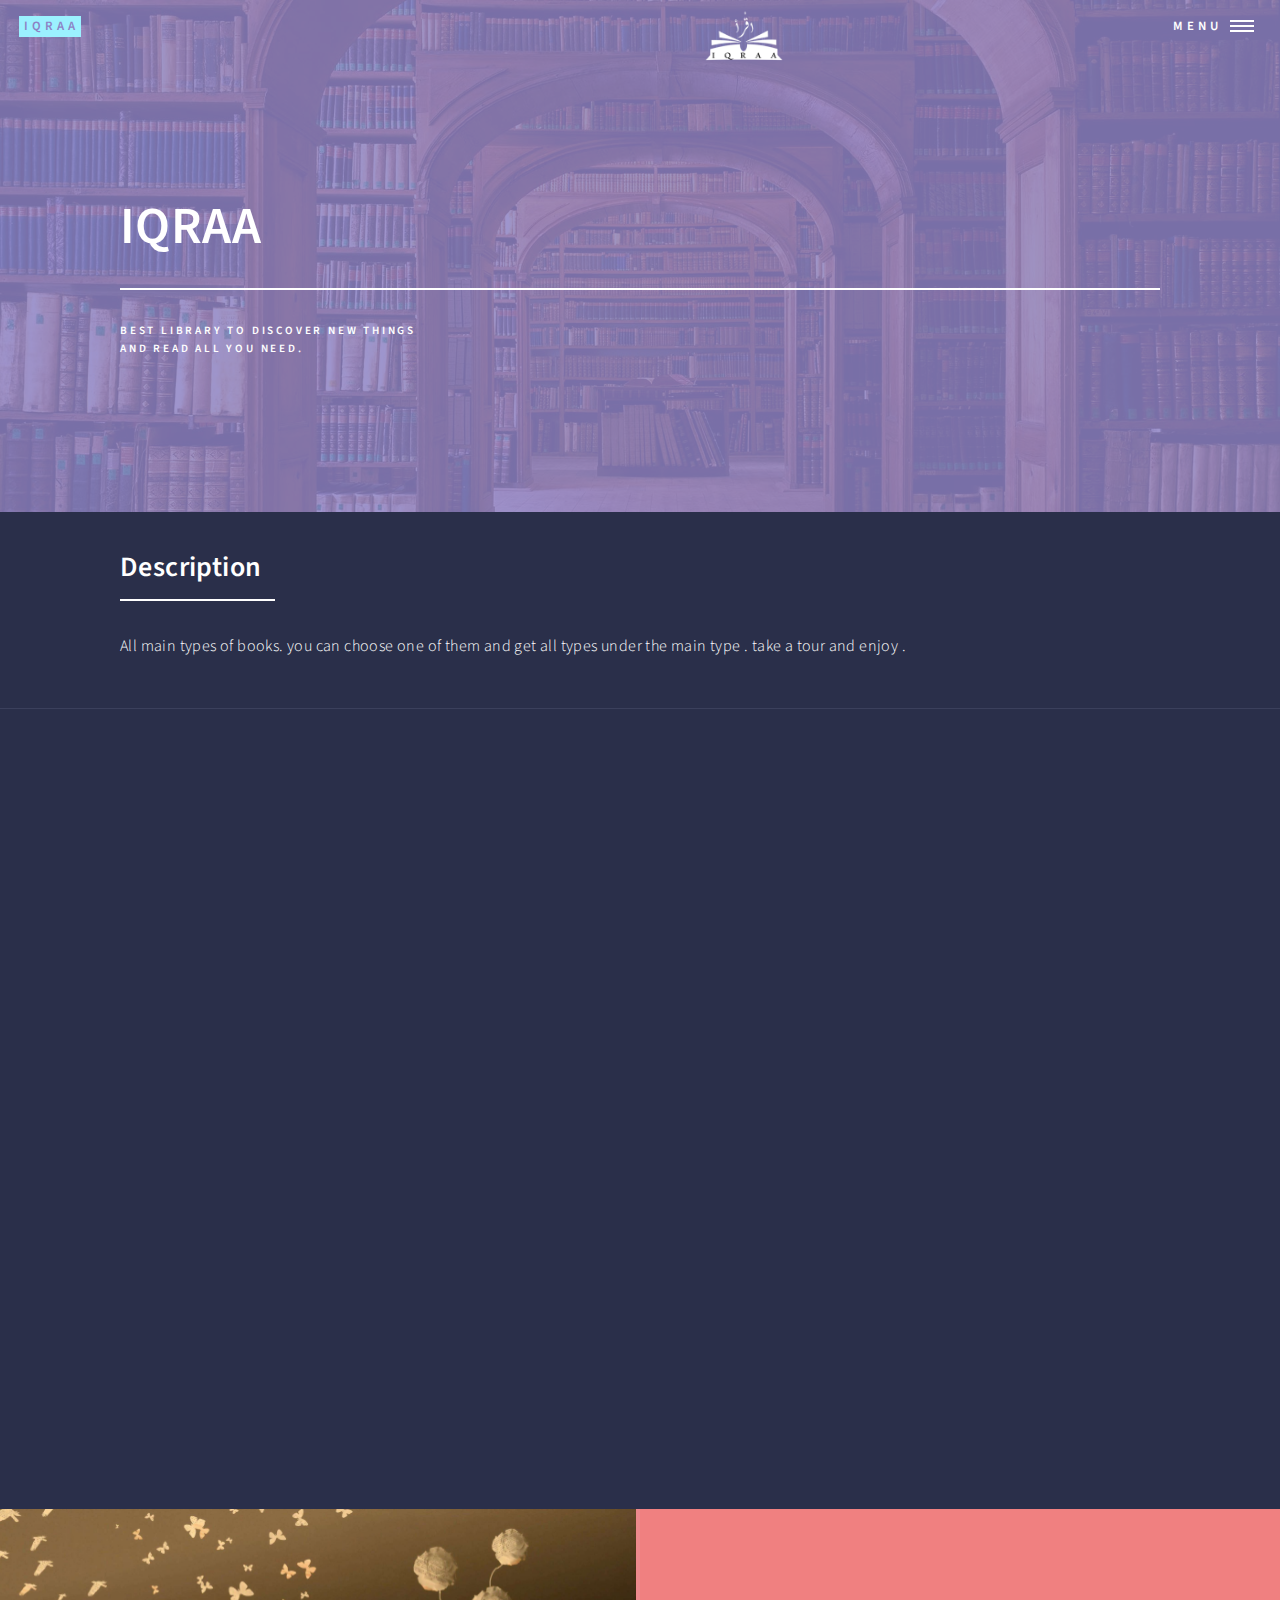
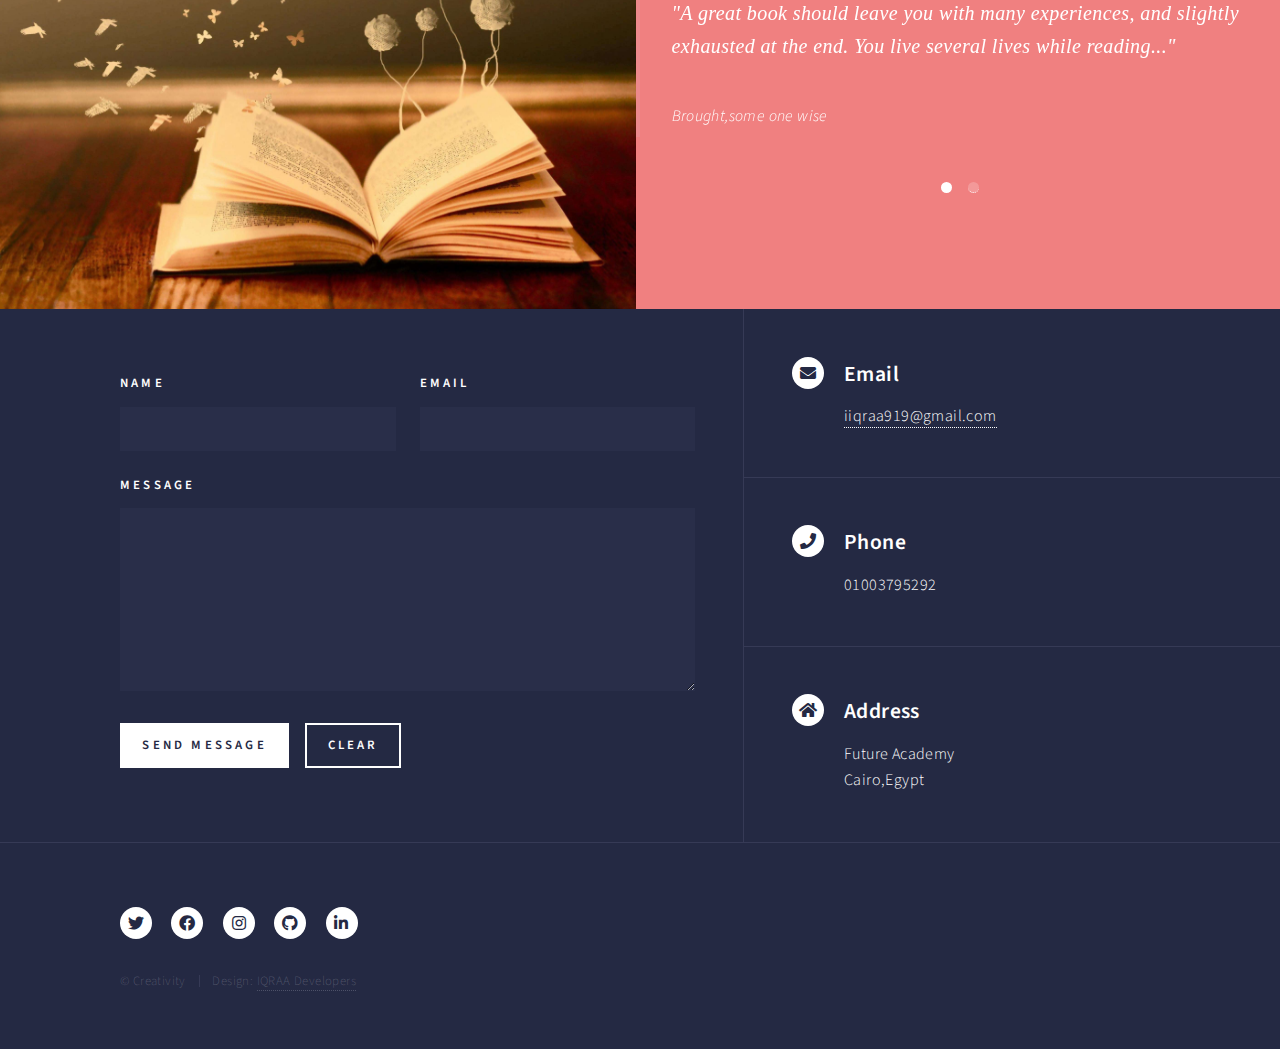
<file: types.html>
<!DOCTYPE HTML>

<html>
	<head>
		<title>Types</title>
		<meta charset="utf-8" />
		<meta name="viewport" content="width=device-width, initial-scale=1, user-scalable=no" />
		
        <link rel="stylesheet" href="css/bootstrap.min.css">
        <link rel="stylesheet" href="css/flexslider.css">
        <link rel="stylesheet" href="css/jquery.fancybox.css">
        <link rel="stylesheet" href="css/main.css">
        <link rel="stylesheet" href="css/responsive.css">
        <link rel="stylesheet" href="css/animate.min.css">
        <link rel="stylesheet" href="assets/css/main.css" />
         <link rel="stylesheet" href="https://maxcdn.bootstrapcdn.com/font-awesome/4.4.0/css/font-awesome.min.css">
 		<noscript><link rel="stylesheet" href="assets/css/noscript.css" /></noscript>
        <link rel="icon" href="images/logo.png">
         <style>
            #IQ{
             margin-top: -40px;
            margin-left: 50px;    
            width: 180px;
            height: 180px;  
            }
            .center{
            text-align: center;
            }
             img{
             width:400px ;
             height:400px ;
                 margin: 0px;
             }
        
        </style>
	</head>
	<body class="is-preload">

		<!-- Wrapper -->
			<div id="wrapper">

				<!-- Header -->
					<header id="header" class="alt style2">
						<a href="index.html" class="logo"><strong>IQRAA</strong></a><div style="width: 500px;height:50px "></div><div class="center"><img id="IQ" src="images/10.png"></div>
						<nav>
							<a href="#menu">Menu</a>
						</nav>
					</header>

				<!-- Menu -->
					<nav id="menu">
						<ul class="links">
				            <li><a href="index.html">Home</a></li>
							<li><a href="types.html">Types</a></li>
							<li><a href="AboutUs.html">About Us</a></li>
							<li><a href="Features.html">Features</a></li>
						</ul>
						<ul class="actions stacked">
							<li><a href="#" class="button primary fit">Get Started</a></li>
							<li><a href="#" class="button fit">Log In</a></li>
						</ul>
					</nav>

				<!-- Banner -->
					<section id="banner" class="style2">
						<div class="inner">
							
							<header class="major">
								<h1>IQRAA</h1>
							</header>
							<div class="content">
								<p>Best library to discover new things <br />
								and read all you need.</p>
							</div>
						</div>
					</section>

				<!-- Main -->
					<div id="main">

						<!-- One -->
							<section id="one">
								<div class="inner">
									<header class="major">
										<h2>Description</h2>
									</header>
									<p>All main types of books. you can choose one of them and get all types under the main type . take a tour and enjoy .</p>
								</div>
							</section>
                        
                         <section id="works" class="works section no-padding">
        <div class="container-fluid">
            <div class="row no-gutter">
                <div class="col-lg-3 col-md-6 col-sm-6 work">
                    <a href="images/hessen.jpg" class="work-box">
                        <img src="images/Education.jpeg" alt="">
                        <div class="overlay">
                            <div class="overlay-caption">
                                <h5>Education Books</h5>
                                <p>Click Here</p>
                            </div>
                        </div><!-- overlay -->
                    </a>
                </div>
                <div class="col-lg-3 col-md-6 col-sm-6 work">
                    <a href="Health.html" class="work-box">
                        <img src="images/Health.jpg" alt="">
                        <div class="overlay">
                            <div class="overlay-caption">
                                <h5>Health Books</h5>
                                <p>Click Here</p>
                            </div>
                        </div><!-- overlay -->
                    </a>
                </div>
                <div class="col-lg-3 col-md-6 col-sm-6 work">
                    <a href="images/work-3.jpg" class="work-box">
                        <img src="images/history.jpg" alt="">
                        <div class="overlay">
                            <div class="overlay-caption">
                                <h5>History Books</h5>
                                <p>Click Here</p>
                            </div>
                        </div><!-- overlay -->
                    </a>
                </div>
                <div class="col-lg-3 col-md-6 col-sm-6 work">
                    <a href="Coming-Soon.html" class="work-box">
                        <img src="images/Relegion.png" alt="">
                        <div class="overlay">
                            <div class="overlay-caption">
                                <h5>Relegion Books</h5>
                                <p>Click Here</p>
                            </div>
                        </div><!-- overlay -->
                    </a>
                </div>
                <div class="col-lg-3 col-md-6 col-sm-6 work">
                    <a href="Coming-Soon.html" class="work-box">
                        <img src="images/Travelling.jpg" alt="">
                        <div class="overlay">
                            <div class="overlay-caption">
                                <h5>Travel Books</h5>
                                <p>Click Here</p>
                            </div>
                        </div><!-- overlay -->
                    </a>
                </div>
                <div class="col-lg-3 col-md-6 col-sm-6 work">
                    <a href="images/work-6.jpg" class="work-box">
                        <img src="images/stack-of-books-vintage-books-book-books.jpg" alt="">
                        <div class="overlay">
                            <div class="overlay-caption">
                                <h5>Novels Books</h5>
                                <p>Click Here</p>
                            </div>
                        </div><!-- overlay -->
                    </a>
                </div>
                <div class="col-lg-3 col-md-6 col-sm-6 work">
                    <a href="images/work-7.jpg" class="work-box">
                        <img src="images/Art.jpg" alt="">
                        <div class="overlay">
                            <div class="overlay-caption">
                                <h5>Art Books</h5>
                                <p>Click Here</p>
                            </div>
                        </div><!-- overlay -->
                    </a>
                </div>
                <div class="col-lg-3 col-md-6 col-sm-6 work">
                    <a href="Coming-Soon.html" class="work-box">
                        <img src="images/cookbook_covers2_001.0.jpg" alt="">
                        <div class="overlay">
                            <div class="overlay-caption">
                                <h5>Cook Books</h5>
                                <p>Click Here</p>
                            </div>
                        </div><!-- overlay -->
                    </a>
                </div>
            </div>
        </div>
    </section><!-- works -->
                        
					</div>
                   <section id="testimonials" class="section testimonials no-padding" style="background-color: lightcoral">
        <div class="container-fluid">
            <div class="row no-gutter">
                <div class="flexslider" style="padding: 0px">
                    <ul class="slides">
                        <li>
                            <div class="col-md-6">
                                <div class="avatar">
                                    <img src="images/flyer-image.jpg" alt="" class="img-responsive" style="width: 800px;height: 400px">
                                </div>
                            </div>
                            <div class="col-md-6">
                                <blockquote>
                                    <p style="font-family: cursive;font-size: 20px;margin-top: 80px">"A great book should leave you with many experiences, and slightly exhausted at the end. You live several lives while reading..."
                                    </p>
                                    <cite class="author">Brought,some one wise</cite>
                                </blockquote>
                            </div>
                        </li>
                        <li>
                            <div class="col-md-6">
                                <div class="avatar">
                                    <img src="images/books.jpg" alt="" class="img-responsive" style="width: 800px;height: 400px">
                                </div>
                            </div>
                            <div class="col-md-6">
                                <blockquote>
                                    <p style="font-family: cursive;font-size: 20px;margin-top: 80px">"Books are the plane, and the train, and the road. They are the destination, and the journey. They are home...."
                                    </p>
                                    <cite class="author">Brought,some one wise</cite>
                                </blockquote>
                            </div>
                        </li>
                    </ul>
                </div><!-- flexslider -->
            </div>
        </div>
    </section><!-- testimonials -->

				<!-- Contact -->
					<section id="contact">
						<div class="inner">
							<section>
								<form method="post" action="#">
									<div class="fields">
										<div class="field half">
											<label for="name">Name</label>
											<input type="text" name="name" id="name" />
										</div>
										<div class="field half">
											<label for="email">Email</label>
											<input type="text" name="email" id="email" />
										</div>
										<div class="field">
											<label for="message">Message</label>
											<textarea name="message" id="message" rows="6"></textarea>
										</div>
									</div>
									<ul class="actions">
										<li><input type="submit" value="Send Message" class="primary" /></li>
										<li><input type="reset" value="Clear" /></li>
									</ul>
								</form>
							</section>
							<section class="split">
								<section>
									<div class="contact-method">
										<span class="icon solid alt fa-envelope"></span>
										<h3>Email</h3>
										<a href="mailto:iiqraa919@gmail.com">iiqraa919@gmail.com</a>
									</div>
								</section>
								<section>
									<div class="contact-method">
										<span class="icon solid alt fa-phone"></span>
										<h3>Phone</h3>
										<span>01003795292</span>
									</div>
								</section>
								<section>
									<div class="contact-method">
										<span class="icon solid alt fa-home"></span>
										<h3>Address</h3>
										<span>Future Academy<br />
										Cairo,Egypt</span>
									</div>
								</section>
							</section>
						</div>
					</section>

				<!-- Footer -->
					<footer id="footer">
						<div class="inner">
							<ul class="icons">
								<li><a href="#" class="icon brands alt fa-twitter"><span class="label">Twitter</span></a></li>
								<li><a href="#" class="icon brands alt fa-facebook-f"><span class="label">Facebook</span></a></li>
								<li><a href="#" class="icon brands alt fa-instagram"><span class="label">Instagram</span></a></li>
								<li><a href="#" class="icon brands alt fa-github"><span class="label">GitHub</span></a></li>
								<li><a href="#" class="icon brands alt fa-linkedin-in"><span class="label">LinkedIn</span></a></li>
							</ul>
							<ul class="copyright">
								<li>&copy; Creativity</li><li>Design: <a href="#">IQRAA Developers</a></li>
							</ul>
						</div>
					</footer>

			</div>

		<!-- Scripts -->
			<script src="assets/js/jquery.min.js"></script>
			<script src="assets/js/jquery.scrolly.min.js"></script>
			<script src="assets/js/jquery.scrollex.min.js"></script>
			<script src="assets/js/browser.min.js"></script>
			<script src="assets/js/breakpoints.min.js"></script>
			<script src="assets/js/util.js"></script>
			<script src="assets/js/main.js"></script>
            <script src="https://ajax.googleapis.com/ajax/libs/jquery/1.11.3/jquery.min.js"></script>
            <script>window.jQuery || document.write('<script src="js/jquery.min.js"><\/script>')</script>
            <script src="js/bootstrap.min.js"></script>
            <script src="js/jquery.flexslider-min.js"></script>
            <script src="js/jquery.fancybox.pack.js"></script>
            <script src="js/jquery.waypoints.min.js"></script>
            <script src="js/retina.min.js"></script>
            <script src="js/modernizr.js"></script>
            <script src="js/main.js"></script>
    
    <!-- Google Analytics: change UA-XXXXX-X to be your site's ID. -->
   

	</body>
</html>
</file>
<file: assets/css/noscript.css>
/*
	Forty by HTML5 UP
	html5up.net | @ajlkn
	Free for personal and commercial use under the CCA 3.0 license (html5up.net/license)
*/

/* Banner */

	body.is-preload #banner:after {
		opacity: 0.85;
	}

	body.is-preload #banner > .inner {
		-moz-filter: none;
		-webkit-filter: none;
		-ms-filter: none;
		filter: none;
		-moz-transform: none;
		-webkit-transform: none;
		-ms-transform: none;
		transform: none;
		opacity: 1;
	}
</file>
<file: css/style3.css>
body
{
   
    background-color: aliceblue;
    background-repeat: no-repeat;
    background-size: cover;
}

.nav{
background-color: #007b5e;   
    text-align: center;
}
.nav img{
width: 90px;
height: 60px; 
opacity: 1;    
}

.nav img:hover{
opacity: 0.75;
}

@import url('https://maxcdn.bootstrapcdn.com/font-awesome/4.7.0/css/font-awesome.min.css');
#team {
    background: #eee !important;
}

.btn-primary:hover,
.btn-primary:focus {
    background-color: #108d6f;
    border-color: #108d6f;
    box-shadow: none;
    outline: none;
}

.btn-primary {
    color: #fff;
    background-color: #007b5e;
    border-color: #007b5e;
}

section {
    padding: 20px 0;
}

section .section-title {
    text-align: center;
    color: #007b5e;
    margin-bottom: 50px;
    text-transform: uppercase;
}

#team .card {
    border: none;
    background: #ffffff;
}

.image-flip:hover .backside,
.image-flip.hover .backside {
    -webkit-transform: rotateY(0deg);
    -moz-transform: rotateY(0deg);
    -o-transform: rotateY(0deg);
    -ms-transform: rotateY(0deg);
    transform: rotateY(0deg);
    border-radius: .25rem;
}

.image-flip:hover .frontside,
.image-flip.hover .frontside {
    -webkit-transform: rotateY(180deg);
    -moz-transform: rotateY(180deg);
    -o-transform: rotateY(180deg);
    transform: rotateY(180deg);
}

.mainflip {
    -webkit-transition: 1s;
    -webkit-transform-style: preserve-3d;
    -ms-transition: 1s;
    -moz-transition: 1s;
    -moz-transform: perspective(1000px);
    -moz-transform-style: preserve-3d;
    -ms-transform-style: preserve-3d;
    transition: 1s;
    transform-style: preserve-3d;
    position: relative;
}

.frontside {
    position: relative;
    -webkit-transform: rotateY(0deg);
    -ms-transform: rotateY(0deg);
    z-index: 2;
    margin-bottom: 30px;
}

.backside {
    position: absolute;
    top: 0;
    left: 0;
    background: white;
    -webkit-transform: rotateY(-180deg);
    -moz-transform: rotateY(-180deg);
    -o-transform: rotateY(-180deg);
    -ms-transform: rotateY(-180deg);
    transform: rotateY(-180deg);
    -webkit-box-shadow: 5px 7px 9px -4px rgb(158, 158, 158);
    -moz-box-shadow: 5px 7px 9px -4px rgb(158, 158, 158);
    box-shadow: 5px 7px 9px -4px rgb(158, 158, 158);
    width: 100%;
}

.frontside,
.backside {
    -webkit-backface-visibility: hidden;
    -moz-backface-visibility: hidden;
    -ms-backface-visibility: hidden;
    backface-visibility: hidden;
    -webkit-transition: 1s;
    -webkit-transform-style: preserve-3d;
    -moz-transition: 1s;
    -moz-transform-style: preserve-3d;
    -o-transition: 1s;
    -o-transform-style: preserve-3d;
    -ms-transition: 1s;
    -ms-transform-style: preserve-3d;
    transition: 1s;
    transform-style: preserve-3d;
}

.frontside .card,
.backside .card {
    min-height: 312px;
}

.backside .card a {
    font-size: 18px;
    color: #007b5e !important;
}

.frontside .card .card-title,
.backside .card .card-title {
    color: #007b5e !important;
}

.frontside .card .card-body img {
    width: 120px;
    height: 120px;
    border-radius: 50%;
}
</file>
<file: css/feature_style.css>
* {
    padding: 0;
    margin: 0;
}
body {
    background-image: url("b4.jpg");
    background-repeat: repeat-y;
    background-size: cover;
}

h1 {
    text-align: center;
    animation: move 2s infinite alternate ;
    font-size: 45px;
    color: black;
}

h2 {
    font-size: 36px;
    padding-left: 60px;
}

@keyframes move {
    from{
        transform: translateY(0px);
    }
    to{
        transform: translateY(5px);
    }
}
.feature-container {
    margin-top: 60px;
    padding-bottom: 100px;
    margin-left: 6%;
    margin-right: 6%;
    border-color: black;
    box-shadow: 5px 10px 8px rgb(65, 62, 62);
    background-color: white;
    border-radius: 30px;
}

.blue-container {
    background-color: black; 
    margin-top: 100px; 
    margin-bottom: em;
    padding: 15px 10px 20px 10px;
    border-top-left-radius: 40px;
    transform: skewY(-2deg);
    color: white;
}
.blue-container::before {
    content: "";
    width: 40px;
    height: 40px;
    background-color: black;
    position: absolute;
    top: -30px;
    right: 0;
    z-index: -2;
}
.blue-container::after {
    content: "";
    width: 88px;
    height: 80px;
    background-color: white;
    top:  -80px;
    position: absolute;
    right: -0.1px;
    border-radius: 50%;
    z-index: -1;
}

p {
    font-size: 22px;
    padding-left: 60px;
}
</file>
<file: css/main.css>
@import url(http://fonts.googleapis.com/css?family=Raleway:300,400,500,600,700);
@import url(http://fonts.googleapis.com/css?family=Cardo:400,400italic,700);

/* ==========================================================================
	General Styles
========================================================================== */


.section {
  padding: 100px 0; }

.no-padding {
  padding: 0; }

.no-gutter [class*=col-] {
  padding-right: 0;
  padding-left: 0; }



/* ==========================================================================
	$Works
========================================================================== */
.work {
  -moz-box-shadow: 0 0 0 1px #fff;
  -webkit-box-shadow: 0 0 0 1px #fff;
  box-shadow: 0 0 0 1px #fff;
  min-height: 350px;
  overflow: hidden;
  position: relative;
  visibility: hidden; }
  .work .overlay {
    background: rgba(232, 69, 69, 0.9);
    height: 100%;
    left: 0;
    opacity: 0;
    position: absolute;
    top: 0;
    width: 100%;
    -moz-transition: opacity, 0.3s;
    -o-transition: opacity, 0.3s;
    -webkit-transition: opacity, 0.3s;
    transition: opacity, 0.3s; }
  .work .overlay-caption {
    position: absolute;
    text-align: center;
    top: 50%;
    width: 100%;
    -moz-transform: translateY(-50%);
    -ms-transform: translateY(-50%);
    -webkit-transform: translateY(-50%);
    transform: translateY(-50%); }
  .work h5, .work p, .work img {
    -moz-transition: all, 0.5s;
    -o-transition: all, 0.5s;
    -webkit-transition: all, 0.5s;
    transition: all, 0.5s; }
  .work h5, .work p {
    color: #fff;
    margin: 0;
    opacity: 0; }
  .work h5 {
    margin-bottom: 5px;
    -moz-transform: translate3d(0, -200%, 0);
    -ms-transform: translate3d(0, -200%, 0);
    -webkit-transform: translate3d(0, -200%, 0);
    transform: translate3d(0, -200%, 0); }
  .work p {
    -moz-transform: translate3d(0, 200%, 0);
    -ms-transform: translate3d(0, 200%, 0);
    -webkit-transform: translate3d(0, 200%, 0);
    transform: translate3d(0, 200%, 0); }

.work-box:hover img {
  -moz-transform: scale(1.2);
  -ms-transform: scale(1.2);
  -webkit-transform: scale(1.2);
  transform: scale(1.2); }
.work-box:hover .overlay {
  opacity: 1; }
  .work-box:hover .overlay h5, .work-box:hover .overlay p {
    opacity: 1;
    -moz-transform: translate3d(0, 0, 0);
    -ms-transform: translate3d(0, 0, 0);
    -webkit-transform: translate3d(0, 0, 0);
    transform: translate3d(0, 0, 0); }




/* ==========================================================================
	$Utilities
========================================================================== */
.work:nth-child(1) {
  -moz-animation-delay: 0.1s;
  -webkit-animation-delay: 0.1s;
  animation-delay: 0.1s; }
.work:nth-child(2) {
  -moz-animation-delay: 0.2s;
  -webkit-animation-delay: 0.2s;
  animation-delay: 0.2s; }
.work:nth-child(3) {
  -moz-animation-delay: 0.3s;
  -webkit-animation-delay: 0.3s;
  animation-delay: 0.3s; }
.work:nth-child(4) {
  -moz-animation-delay: 0.4s;
  -webkit-animation-delay: 0.4s;
  animation-delay: 0.4s; }
.work:nth-child(5) {
  -moz-animation-delay: 0.8s;
  -webkit-animation-delay: 0.8s;
  animation-delay: 0.8s; }
.work:nth-child(6) {
  -moz-animation-delay: 0.7s;
  -webkit-animation-delay: 0.7s;
  animation-delay: 0.7s; }
.work:nth-child(7) {
  -moz-animation-delay: 0.6s;
  -webkit-animation-delay: 0.6s;
  animation-delay: 0.6s; }
.work:nth-child(8) {
  -moz-animation-delay: 0.5s;
  -webkit-animation-delay: 0.5s;
  animation-delay: 0.5s; }

.animated {
  visibility: visible; }
</file>
<file: css/responsive.css>
@media screen and (max-width: 1024px) {
  #header .header-content {
    width: 90%; }

  .nav-toggle {
    display: block; }

  .navigation {
    position: fixed;
    background-color: #000;
    width: 100%;
    height: 100%;
    top: 0;
    left: 0;
    z-index: 99999;
    visibility: hidden;
    opacity: 0;
    -webkit-transition: opacity 0.5s, visibility 0s 0.5s;
    transition: opacity 0.5s, visibility 0s 0.5s; }
    .navigation .primary-nav {
      position: relative;
      top: 45%;
      -moz-transform: translateY(-45%);
      -ms-transform: translateY(-45%);
      -webkit-transform: translateY(-45%);
      transform: translateY(-45%); }
    .navigation li {
      display: block;
      margin-bottom: 20px; }
    .navigation a {
      display: block;
      font-size: 25px;
      margin: 0;
      text-align: center; }

  .person {
    margin: 0 auto 50px; }
    .person-content {
      text-align: center; }
    .person .social-icons li {
      display: inline-block;
      float: none;
      margin-bottom: 5px; }

  .testimonials blockquote {
    padding: 20px 5% 0; }
  .testimonials p {
    font-size: 26px; }

  .flex-control-nav {
    bottom: 20px; } }
@media screen and (max-width: 768px) {
  .banner-text {
    padding-top: 30%; }
    .banner-text h1 {
      font-size: 42px; }
    .banner-text p {
      font-size: 18px; }

  .flexslider {
    padding-bottom: 80px; }

  .flex-control-nav {
    width: 100%; }

  .footer .footer-col {
    margin-bottom: 50px; } }
@media screen and (max-width: 640px) {
  .banner-text {
    padding-top: 35%; } }
@media screen and (max-width: 480px) {
  .banner-text {
    padding-top: 45%; }
    .banner-text h1 {
      font-size: 32px; } }
@media screen and (max-width: 320px) {
  .banner-text {
    padding-top: 55%; }

  .testimonials blockquote {
    padding: 20px 5% 0; }
  .testimonials p {
    font-size: 26px; } }
</file>
<file: assets/css/main.css>
@import url(fontawesome-all.min.css);
@import url("https://fonts.googleapis.com/css?family=Source+Sans+Pro:300,300italic,600,600italic");


html, body, div, span, applet, object,
iframe, h1, h2, h3, h4, h5, h6, p, blockquote,
pre, a, abbr, acronym, address, big, cite,
code, del, dfn, em, img, ins, kbd, q, s, samp,
small, strike, strong, sub, sup, tt, var, b,
u, i, center, dl, dt, dd, ol, ul, li, fieldset,
form, label, legend, table, caption, tbody,
tfoot, thead, tr, th, td, article, aside,
canvas, details, embed, figure, figcaption,
footer, header, hgroup, menu, nav, output, ruby,
section, summary, time, mark, audio, video {
	margin: 0;
	padding: 0;
	border: 0;
	font-size: 100%;
	font: inherit;
	}

article, aside, details, figcaption, figure,
footer, header, hgroup, menu, nav, section {
	display: block;}

body {
	line-height: 1;
}

ol, ul {
	list-style: none;
}

blockquote, q {
	quotes: none;
}

	blockquote:before, blockquote:after, q:before, q:after {
		content: '';
		content: none;
	}

table {
	border-collapse: collapse;
	border-spacing: 0;
}

body {
	-webkit-text-size-adjust: none;
}

mark {
	background-color: transparent;
	color: inherit;
}

input::-moz-focus-inner {
	border: 0;
	padding: 0;
}

input, select, textarea {
	-moz-appearance: none;
	-webkit-appearance: none;
	-ms-appearance: none;
	appearance: none;
}

/* Basic */

	@-ms-viewport {
		width: device-width;
	}

	body {
		-ms-overflow-style: scrollbar;
	}

	@media screen and (max-width: 480px) {

		html, body {
			min-width: 320px;
		}

	}

	html {
		box-sizing: border-box;
	}

	*, *:before, *:after {
		box-sizing: inherit;
	}

	body {
		background: #242943;
	}

		body.is-preload *, body.is-preload *:before, body.is-preload *:after {
			-moz-animation: none !important;
			-webkit-animation: none !important;
			-ms-animation: none !important;
			animation: none !important;
			-moz-transition: none !important;
			-webkit-transition: none !important;
			-ms-transition: none !important;
			transition: none !important;
		}

/* Type */

	body, input, select, textarea {
		color: #ffffff;
		font-family: "Source Sans Pro", Helvetica, sans-serif;
		font-size: 17pt;
		font-weight: 300;
		letter-spacing: 0.025em;
		line-height: 1.65;
	}

		@media screen and (max-width: 1680px) {

			body, input, select, textarea {
				font-size: 14pt;
			}

		}

		@media screen and (max-width: 1280px) {

			body, input, select, textarea {
				font-size: 12pt;
			}

		}

		@media screen and (max-width: 360px) {

			body, input, select, textarea {
				font-size: 11pt;
			}

		}

	a {
		-moz-transition: color 0.2s ease-in-out, border-bottom-color 0.2s ease-in-out;
		-webkit-transition: color 0.2s ease-in-out, border-bottom-color 0.2s ease-in-out;
		-ms-transition: color 0.2s ease-in-out, border-bottom-color 0.2s ease-in-out;
		transition: color 0.2s ease-in-out, border-bottom-color 0.2s ease-in-out;
		border-bottom: dotted 1px;
		color: inherit;
		text-decoration: none;
	}

		a:hover {
			border-bottom-color: transparent;
			color: #9bf1ff !important;
		}

		a:active {
			color: #53e3fb !important;
		}

	strong, b {
		color: #ffffff;
		font-weight: 600;
	}

	em, i {
		font-style: italic;
	}

	p {
		margin: 0 0 2em 0;
	}

	h1, h2, h3, h4, h5, h6 {
		color: #ffffff;
		font-weight: 600;
		line-height: 1.65;
		margin: 0 0 1em 0;
	}

		h1 a, h2 a, h3 a, h4 a, h5 a, h6 a {
			color: inherit;
			border-bottom: 0;
		}

	h1 {
		font-size: 2.5em;
	}

	h2 {
		font-size: 1.75em;
	}

	h3 {
		font-size: 1.35em;
	}

	h4 {
		font-size: 1.1em;
	}

	h5 {
		font-size: 0.9em;
	}

	h6 {
		font-size: 0.7em;
	}

	@media screen and (max-width: 736px) {

		h1 {
			font-size: 2em;
		}

		h2 {
			font-size: 1.5em;
		}

		h3 {
			font-size: 1.25em;
		}

	}

	sub {
		font-size: 0.8em;
		position: relative;
		top: 0.5em;
	}

	sup {
		font-size: 0.8em;
		position: relative;
		top: -0.5em;
	}

	blockquote {
		border-left: solid 4px rgba(212, 212, 255, 0.1);
		font-style: italic;
		margin: 0 0 2em 0;
		padding: 0.5em 0 0.5em 2em;
	}

	code {
		background: rgba(212, 212, 255, 0.035);
		font-family: "Courier New", monospace;
		font-size: 0.9em;
		margin: 0 0.25em;
		padding: 0.25em 0.65em;
	}

	pre {
		-webkit-overflow-scrolling: touch;
		font-family: "Courier New", monospace;
		font-size: 0.9em;
		margin: 0 0 2em 0;
	}

		pre code {
			display: block;
			line-height: 1.75;
			padding: 1em 1.5em;
			overflow-x: auto;
		}

	hr {
		border: 0;
		border-bottom: solid 1px rgba(212, 212, 255, 0.1);
		margin: 2em 0;
	}

		hr.major {
			margin: 3em 0;
		}

	.align-left {
		text-align: left;
	}

	.align-center {
		text-align: center;
	}

	.align-right {
		text-align: right;
	}

/* Row */

	.row {
		display: flex;
		flex-wrap: wrap;
		box-sizing: border-box;
		align-items: stretch;
	}

		.row > * {
			box-sizing: border-box;
		}

		.row.gtr-uniform > * > :last-child {
			margin-bottom: 0;
		}

		.row.aln-left {
			justify-content: flex-start;
		}

		.row.aln-center {
			justify-content: center;
		}

		.row.aln-right {
			justify-content: flex-end;
		}

		.row.aln-top {
			align-items: flex-start;
		}

		.row.aln-middle {
			align-items: center;
		}

		.row.aln-bottom {
			align-items: flex-end;
		}

		.row > .imp {
			order: -1;
		}

		.row > .col-1 {
			width: 8.33333%;
		}

		.row > .off-1 {
			margin-left: 8.33333%;
		}

		.row > .col-2 {
			width: 16.66667%;
		}

		.row > .off-2 {
			margin-left: 16.66667%;
		}

		.row > .col-3 {
			width: 25%;
		}

		.row > .off-3 {
			margin-left: 25%;
		}

		.row > .col-4 {
			width: 33.33333%;
		}

		.row > .off-4 {
			margin-left: 33.33333%;
		}

		.row > .col-5 {
			width: 41.66667%;
		}

		.row > .off-5 {
			margin-left: 41.66667%;
		}

		.row > .col-6 {
			width: 50%;
		}

		.row > .off-6 {
			margin-left: 50%;
		}

		.row > .col-7 {
			width: 58.33333%;
		}

		.row > .off-7 {
			margin-left: 58.33333%;
		}

		.row > .col-8 {
			width: 66.66667%;
		}

		.row > .off-8 {
			margin-left: 66.66667%;
		}

		.row > .col-9 {
			width: 75%;
		}

		.row > .off-9 {
			margin-left: 75%;
		}

		.row > .col-10 {
			width: 83.33333%;
		}

		.row > .off-10 {
			margin-left: 83.33333%;
		}

		.row > .col-11 {
			width: 91.66667%;
		}

		.row > .off-11 {
			margin-left: 91.66667%;
		}

		.row > .col-12 {
			width: 100%;
		}

		.row > .off-12 {
			margin-left: 100%;
		}

		.row.gtr-0 {
			margin-top: 0;
			margin-left: 0em;
		}

			.row.gtr-0 > * {
				padding: 0 0 0 0em;
			}

			.row.gtr-0.gtr-uniform {
				margin-top: 0em;
			}

				.row.gtr-0.gtr-uniform > * {
					padding-top: 0em;
				}

		.row.gtr-25 {
			margin-top: 0;
			margin-left: -0.5em;
		}

			.row.gtr-25 > * {
				padding: 0 0 0 0.5em;
			}

			.row.gtr-25.gtr-uniform {
				margin-top: -0.5em;
			}

				.row.gtr-25.gtr-uniform > * {
					padding-top: 0.5em;
				}

		.row.gtr-50 {
			margin-top: 0;
			margin-left: -1em;
		}

			.row.gtr-50 > * {
				padding: 0 0 0 1em;
			}

			.row.gtr-50.gtr-uniform {
				margin-top: -1em;
			}

				.row.gtr-50.gtr-uniform > * {
					padding-top: 1em;
				}

		.row {
			margin-top: 0;
			margin-left: -2em;
		}

			.row > * {
				padding: 0 0 0 2em;
			}

			.row.gtr-uniform {
				margin-top: -2em;
			}

				.row.gtr-uniform > * {
					padding-top: 2em;
				}

		.row.gtr-150 {
			margin-top: 0;
			margin-left: -3em;
		}

			.row.gtr-150 > * {
				padding: 0 0 0 3em;
			}

			.row.gtr-150.gtr-uniform {
				margin-top: -3em;
			}

				.row.gtr-150.gtr-uniform > * {
					padding-top: 3em;
				}

		.row.gtr-200 {
			margin-top: 0;
			margin-left: -4em;
		}

			.row.gtr-200 > * {
				padding: 0 0 0 4em;
			}

			.row.gtr-200.gtr-uniform {
				margin-top: -4em;
			}

				.row.gtr-200.gtr-uniform > * {
					padding-top: 4em;
				}

		@media screen and (max-width: 1680px) {

			.row {
				display: flex;
				flex-wrap: wrap;
				box-sizing: border-box;
				align-items: stretch;
			}

				.row > * {
					box-sizing: border-box;
				}

				.row.gtr-uniform > * > :last-child {
					margin-bottom: 0;
				}

				.row.aln-left {
					justify-content: flex-start;
				}

				.row.aln-center {
					justify-content: center;
				}

				.row.aln-right {
					justify-content: flex-end;
				}

				.row.aln-top {
					align-items: flex-start;
				}

				.row.aln-middle {
					align-items: center;
				}

				.row.aln-bottom {
					align-items: flex-end;
				}

				.row > .imp-xlarge {
					order: -1;
				}

				.row > .col-1-xlarge {
					width: 8.33333%;
				}

				.row > .off-1-xlarge {
					margin-left: 8.33333%;
				}

				.row > .col-2-xlarge {
					width: 16.66667%;
				}

				.row > .off-2-xlarge {
					margin-left: 16.66667%;
				}

				.row > .col-3-xlarge {
					width: 25%;
				}

				.row > .off-3-xlarge {
					margin-left: 25%;
				}

				.row > .col-4-xlarge {
					width: 33.33333%;
				}

				.row > .off-4-xlarge {
					margin-left: 33.33333%;
				}

				.row > .col-5-xlarge {
					width: 41.66667%;
				}

				.row > .off-5-xlarge {
					margin-left: 41.66667%;
				}

				.row > .col-6-xlarge {
					width: 50%;
				}

				.row > .off-6-xlarge {
					margin-left: 50%;
				}

				.row > .col-7-xlarge {
					width: 58.33333%;
				}

				.row > .off-7-xlarge {
					margin-left: 58.33333%;
				}

				.row > .col-8-xlarge {
					width: 66.66667%;
				}

				.row > .off-8-xlarge {
					margin-left: 66.66667%;
				}

				.row > .col-9-xlarge {
					width: 75%;
				}

				.row > .off-9-xlarge {
					margin-left: 75%;
				}

				.row > .col-10-xlarge {
					width: 83.33333%;
				}

				.row > .off-10-xlarge {
					margin-left: 83.33333%;
				}

				.row > .col-11-xlarge {
					width: 91.66667%;
				}

				.row > .off-11-xlarge {
					margin-left: 91.66667%;
				}

				.row > .col-12-xlarge {
					width: 100%;
				}

				.row > .off-12-xlarge {
					margin-left: 100%;
				}

				.row.gtr-0 {
					margin-top: 0;
					margin-left: 0em;
				}

					.row.gtr-0 > * {
						padding: 0 0 0 0em;
					}

					.row.gtr-0.gtr-uniform {
						margin-top: 0em;
					}

						.row.gtr-0.gtr-uniform > * {
							padding-top: 0em;
						}

				.row.gtr-25 {
					margin-top: 0;
					margin-left: -0.5em;
				}

					.row.gtr-25 > * {
						padding: 0 0 0 0.5em;
					}

					.row.gtr-25.gtr-uniform {
						margin-top: -0.5em;
					}

						.row.gtr-25.gtr-uniform > * {
							padding-top: 0.5em;
						}

				.row.gtr-50 {
					margin-top: 0;
					margin-left: -1em;
				}

					.row.gtr-50 > * {
						padding: 0 0 0 1em;
					}

					.row.gtr-50.gtr-uniform {
						margin-top: -1em;
					}

						.row.gtr-50.gtr-uniform > * {
							padding-top: 1em;
						}

				.row {
					margin-top: 0;
					margin-left: -2em;
				}

					.row > * {
						padding: 0 0 0 2em;
					}

					.row.gtr-uniform {
						margin-top: -2em;
					}

						.row.gtr-uniform > * {
							padding-top: 2em;
						}

				.row.gtr-150 {
					margin-top: 0;
					margin-left: -3em;
				}

					.row.gtr-150 > * {
						padding: 0 0 0 3em;
					}

					.row.gtr-150.gtr-uniform {
						margin-top: -3em;
					}

						.row.gtr-150.gtr-uniform > * {
							padding-top: 3em;
						}

				.row.gtr-200 {
					margin-top: 0;
					margin-left: -4em;
				}

					.row.gtr-200 > * {
						padding: 0 0 0 4em;
					}

					.row.gtr-200.gtr-uniform {
						margin-top: -4em;
					}

						.row.gtr-200.gtr-uniform > * {
							padding-top: 4em;
						}

		}

		@media screen and (max-width: 1280px) {

			.row {
				display: flex;
				flex-wrap: wrap;
				box-sizing: border-box;
				align-items: stretch;
			}

				.row > * {
					box-sizing: border-box;
				}

				.row.gtr-uniform > * > :last-child {
					margin-bottom: 0;
				}

				.row.aln-left {
					justify-content: flex-start;
				}

				.row.aln-center {
					justify-content: center;
				}

				.row.aln-right {
					justify-content: flex-end;
				}

				.row.aln-top {
					align-items: flex-start;
				}

				.row.aln-middle {
					align-items: center;
				}

				.row.aln-bottom {
					align-items: flex-end;
				}

				.row > .imp-large {
					order: -1;
				}

				.row > .col-1-large {
					width: 8.33333%;
				}

				.row > .off-1-large {
					margin-left: 8.33333%;
				}

				.row > .col-2-large {
					width: 16.66667%;
				}

				.row > .off-2-large {
					margin-left: 16.66667%;
				}

				.row > .col-3-large {
					width: 25%;
				}

				.row > .off-3-large {
					margin-left: 25%;
				}

				.row > .col-4-large {
					width: 33.33333%;
				}

				.row > .off-4-large {
					margin-left: 33.33333%;
				}

				.row > .col-5-large {
					width: 41.66667%;
				}

				.row > .off-5-large {
					margin-left: 41.66667%;
				}

				.row > .col-6-large {
					width: 50%;
				}

				.row > .off-6-large {
					margin-left: 50%;
				}

				.row > .col-7-large {
					width: 58.33333%;
				}

				.row > .off-7-large {
					margin-left: 58.33333%;
				}

				.row > .col-8-large {
					width: 66.66667%;
				}

				.row > .off-8-large {
					margin-left: 66.66667%;
				}

				.row > .col-9-large {
					width: 75%;
				}

				.row > .off-9-large {
					margin-left: 75%;
				}

				.row > .col-10-large {
					width: 83.33333%;
				}

				.row > .off-10-large {
					margin-left: 83.33333%;
				}

				.row > .col-11-large {
					width: 91.66667%;
				}

				.row > .off-11-large {
					margin-left: 91.66667%;
				}

				.row > .col-12-large {
					width: 100%;
				}

				.row > .off-12-large {
					margin-left: 100%;
				}

				.row.gtr-0 {
					margin-top: 0;
					margin-left: 0em;
				}

					.row.gtr-0 > * {
						padding: 0 0 0 0em;
					}

					.row.gtr-0.gtr-uniform {
						margin-top: 0em;
					}

						.row.gtr-0.gtr-uniform > * {
							padding-top: 0em;
						}

				.row.gtr-25 {
					margin-top: 0;
					margin-left: -0.375em;
				}

					.row.gtr-25 > * {
						padding: 0 0 0 0.375em;
					}

					.row.gtr-25.gtr-uniform {
						margin-top: -0.375em;
					}

						.row.gtr-25.gtr-uniform > * {
							padding-top: 0.375em;
						}

				.row.gtr-50 {
					margin-top: 0;
					margin-left: -0.75em;
				}

					.row.gtr-50 > * {
						padding: 0 0 0 0.75em;
					}

					.row.gtr-50.gtr-uniform {
						margin-top: -0.75em;
					}

						.row.gtr-50.gtr-uniform > * {
							padding-top: 0.75em;
						}

				.row {
					margin-top: 0;
					margin-left: -1.5em;
				}

					.row > * {
						padding: 0 0 0 1.5em;
					}

					.row.gtr-uniform {
						margin-top: -1.5em;
					}

						.row.gtr-uniform > * {
							padding-top: 1.5em;
						}

				.row.gtr-150 {
					margin-top: 0;
					margin-left: -2.25em;
				}

					.row.gtr-150 > * {
						padding: 0 0 0 2.25em;
					}

					.row.gtr-150.gtr-uniform {
						margin-top: -2.25em;
					}

						.row.gtr-150.gtr-uniform > * {
							padding-top: 2.25em;
						}

				.row.gtr-200 {
					margin-top: 0;
					margin-left: -3em;
				}

					.row.gtr-200 > * {
						padding: 0 0 0 3em;
					}

					.row.gtr-200.gtr-uniform {
						margin-top: -3em;
					}

						.row.gtr-200.gtr-uniform > * {
							padding-top: 3em;
						}

		}

		@media screen and (max-width: 980px) {

			.row {
				display: flex;
				flex-wrap: wrap;
				box-sizing: border-box;
				align-items: stretch;
			}

				.row > * {
					box-sizing: border-box;
				}

				.row.gtr-uniform > * > :last-child {
					margin-bottom: 0;
				}

				.row.aln-left {
					justify-content: flex-start;
				}

				.row.aln-center {
					justify-content: center;
				}

				.row.aln-right {
					justify-content: flex-end;
				}

				.row.aln-top {
					align-items: flex-start;
				}

				.row.aln-middle {
					align-items: center;
				}

				.row.aln-bottom {
					align-items: flex-end;
				}

				.row > .imp-medium {
					order: -1;
				}

				.row > .col-1-medium {
					width: 8.33333%;
				}

				.row > .off-1-medium {
					margin-left: 8.33333%;
				}

				.row > .col-2-medium {
					width: 16.66667%;
				}

				.row > .off-2-medium {
					margin-left: 16.66667%;
				}

				.row > .col-3-medium {
					width: 25%;
				}

				.row > .off-3-medium {
					margin-left: 25%;
				}

				.row > .col-4-medium {
					width: 33.33333%;
				}

				.row > .off-4-medium {
					margin-left: 33.33333%;
				}

				.row > .col-5-medium {
					width: 41.66667%;
				}

				.row > .off-5-medium {
					margin-left: 41.66667%;
				}

				.row > .col-6-medium {
					width: 50%;
				}

				.row > .off-6-medium {
					margin-left: 50%;
				}

				.row > .col-7-medium {
					width: 58.33333%;
				}

				.row > .off-7-medium {
					margin-left: 58.33333%;
				}

				.row > .col-8-medium {
					width: 66.66667%;
				}

				.row > .off-8-medium {
					margin-left: 66.66667%;
				}

				.row > .col-9-medium {
					width: 75%;
				}

				.row > .off-9-medium {
					margin-left: 75%;
				}

				.row > .col-10-medium {
					width: 83.33333%;
				}

				.row > .off-10-medium {
					margin-left: 83.33333%;
				}

				.row > .col-11-medium {
					width: 91.66667%;
				}

				.row > .off-11-medium {
					margin-left: 91.66667%;
				}

				.row > .col-12-medium {
					width: 100%;
				}

				.row > .off-12-medium {
					margin-left: 100%;
				}

				.row.gtr-0 {
					margin-top: 0;
					margin-left: 0em;
				}

					.row.gtr-0 > * {
						padding: 0 0 0 0em;
					}

					.row.gtr-0.gtr-uniform {
						margin-top: 0em;
					}

						.row.gtr-0.gtr-uniform > * {
							padding-top: 0em;
						}

				.row.gtr-25 {
					margin-top: 0;
					margin-left: -0.375em;
				}

					.row.gtr-25 > * {
						padding: 0 0 0 0.375em;
					}

					.row.gtr-25.gtr-uniform {
						margin-top: -0.375em;
					}

						.row.gtr-25.gtr-uniform > * {
							padding-top: 0.375em;
						}

				.row.gtr-50 {
					margin-top: 0;
					margin-left: -0.75em;
				}

					.row.gtr-50 > * {
						padding: 0 0 0 0.75em;
					}

					.row.gtr-50.gtr-uniform {
						margin-top: -0.75em;
					}

						.row.gtr-50.gtr-uniform > * {
							padding-top: 0.75em;
						}

				.row {
					margin-top: 0;
					margin-left: -1.5em;
				}

					.row > * {
						padding: 0 0 0 1.5em;
					}

					.row.gtr-uniform {
						margin-top: -1.5em;
					}

						.row.gtr-uniform > * {
							padding-top: 1.5em;
						}

				.row.gtr-150 {
					margin-top: 0;
					margin-left: -2.25em;
				}

					.row.gtr-150 > * {
						padding: 0 0 0 2.25em;
					}

					.row.gtr-150.gtr-uniform {
						margin-top: -2.25em;
					}

						.row.gtr-150.gtr-uniform > * {
							padding-top: 2.25em;
						}

				.row.gtr-200 {
					margin-top: 0;
					margin-left: -3em;
				}

					.row.gtr-200 > * {
						padding: 0 0 0 3em;
					}

					.row.gtr-200.gtr-uniform {
						margin-top: -3em;
					}

						.row.gtr-200.gtr-uniform > * {
							padding-top: 3em;
						}

		}

		@media screen and (max-width: 736px) {

			.row {
				display: flex;
				flex-wrap: wrap;
				box-sizing: border-box;
				align-items: stretch;
			}

				.row > * {
					box-sizing: border-box;
				}

				.row.gtr-uniform > * > :last-child {
					margin-bottom: 0;
				}

				.row.aln-left {
					justify-content: flex-start;
				}

				.row.aln-center {
					justify-content: center;
				}

				.row.aln-right {
					justify-content: flex-end;
				}

				.row.aln-top {
					align-items: flex-start;
				}

				.row.aln-middle {
					align-items: center;
				}

				.row.aln-bottom {
					align-items: flex-end;
				}

				.row > .imp-small {
					order: -1;
				}

				.row > .col-1-small {
					width: 8.33333%;
				}

				.row > .off-1-small {
					margin-left: 8.33333%;
				}

				.row > .col-2-small {
					width: 16.66667%;
				}

				.row > .off-2-small {
					margin-left: 16.66667%;
				}

				.row > .col-3-small {
					width: 25%;
				}

				.row > .off-3-small {
					margin-left: 25%;
				}

				.row > .col-4-small {
					width: 33.33333%;
				}

				.row > .off-4-small {
					margin-left: 33.33333%;
				}

				.row > .col-5-small {
					width: 41.66667%;
				}

				.row > .off-5-small {
					margin-left: 41.66667%;
				}

				.row > .col-6-small {
					width: 50%;
				}

				.row > .off-6-small {
					margin-left: 50%;
				}

				.row > .col-7-small {
					width: 58.33333%;
				}

				.row > .off-7-small {
					margin-left: 58.33333%;
				}

				.row > .col-8-small {
					width: 66.66667%;
				}

				.row > .off-8-small {
					margin-left: 66.66667%;
				}

				.row > .col-9-small {
					width: 75%;
				}

				.row > .off-9-small {
					margin-left: 75%;
				}

				.row > .col-10-small {
					width: 83.33333%;
				}

				.row > .off-10-small {
					margin-left: 83.33333%;
				}

				.row > .col-11-small {
					width: 91.66667%;
				}

				.row > .off-11-small {
					margin-left: 91.66667%;
				}

				.row > .col-12-small {
					width: 100%;
				}

				.row > .off-12-small {
					margin-left: 100%;
				}

				.row.gtr-0 {
					margin-top: 0;
					margin-left: 0em;
				}

					.row.gtr-0 > * {
						padding: 0 0 0 0em;
					}

					.row.gtr-0.gtr-uniform {
						margin-top: 0em;
					}

						.row.gtr-0.gtr-uniform > * {
							padding-top: 0em;
						}

				.row.gtr-25 {
					margin-top: 0;
					margin-left: -0.3125em;
				}

					.row.gtr-25 > * {
						padding: 0 0 0 0.3125em;
					}

					.row.gtr-25.gtr-uniform {
						margin-top: -0.3125em;
					}

						.row.gtr-25.gtr-uniform > * {
							padding-top: 0.3125em;
						}

				.row.gtr-50 {
					margin-top: 0;
					margin-left: -0.625em;
				}

					.row.gtr-50 > * {
						padding: 0 0 0 0.625em;
					}

					.row.gtr-50.gtr-uniform {
						margin-top: -0.625em;
					}

						.row.gtr-50.gtr-uniform > * {
							padding-top: 0.625em;
						}

				.row {
					margin-top: 0;
					margin-left: -1.25em;
				}

					.row > * {
						padding: 0 0 0 1.25em;
					}

					.row.gtr-uniform {
						margin-top: -1.25em;
					}

						.row.gtr-uniform > * {
							padding-top: 1.25em;
						}

				.row.gtr-150 {
					margin-top: 0;
					margin-left: -1.875em;
				}

					.row.gtr-150 > * {
						padding: 0 0 0 1.875em;
					}

					.row.gtr-150.gtr-uniform {
						margin-top: -1.875em;
					}

						.row.gtr-150.gtr-uniform > * {
							padding-top: 1.875em;
						}

				.row.gtr-200 {
					margin-top: 0;
					margin-left: -2.5em;
				}

					.row.gtr-200 > * {
						padding: 0 0 0 2.5em;
					}

					.row.gtr-200.gtr-uniform {
						margin-top: -2.5em;
					}

						.row.gtr-200.gtr-uniform > * {
							padding-top: 2.5em;
						}

		}

		@media screen and (max-width: 480px) {

			.row {
				display: flex;
				flex-wrap: wrap;
				box-sizing: border-box;
				align-items: stretch;
			}

				.row > * {
					box-sizing: border-box;
				}

				.row.gtr-uniform > * > :last-child {
					margin-bottom: 0;
				}

				.row.aln-left {
					justify-content: flex-start;
				}

				.row.aln-center {
					justify-content: center;
				}

				.row.aln-right {
					justify-content: flex-end;
				}

				.row.aln-top {
					align-items: flex-start;
				}

				.row.aln-middle {
					align-items: center;
				}

				.row.aln-bottom {
					align-items: flex-end;
				}

				.row > .imp-xsmall {
					order: -1;
				}

				.row > .col-1-xsmall {
					width: 8.33333%;
				}

				.row > .off-1-xsmall {
					margin-left: 8.33333%;
				}

				.row > .col-2-xsmall {
					width: 16.66667%;
				}

				.row > .off-2-xsmall {
					margin-left: 16.66667%;
				}

				.row > .col-3-xsmall {
					width: 25%;
				}

				.row > .off-3-xsmall {
					margin-left: 25%;
				}

				.row > .col-4-xsmall {
					width: 33.33333%;
				}

				.row > .off-4-xsmall {
					margin-left: 33.33333%;
				}

				.row > .col-5-xsmall {
					width: 41.66667%;
				}

				.row > .off-5-xsmall {
					margin-left: 41.66667%;
				}

				.row > .col-6-xsmall {
					width: 50%;
				}

				.row > .off-6-xsmall {
					margin-left: 50%;
				}

				.row > .col-7-xsmall {
					width: 58.33333%;
				}

				.row > .off-7-xsmall {
					margin-left: 58.33333%;
				}

				.row > .col-8-xsmall {
					width: 66.66667%;
				}

				.row > .off-8-xsmall {
					margin-left: 66.66667%;
				}

				.row > .col-9-xsmall {
					width: 75%;
				}

				.row > .off-9-xsmall {
					margin-left: 75%;
				}

				.row > .col-10-xsmall {
					width: 83.33333%;
				}

				.row > .off-10-xsmall {
					margin-left: 83.33333%;
				}

				.row > .col-11-xsmall {
					width: 91.66667%;
				}

				.row > .off-11-xsmall {
					margin-left: 91.66667%;
				}

				.row > .col-12-xsmall {
					width: 100%;
				}

				.row > .off-12-xsmall {
					margin-left: 100%;
				}

				.row.gtr-0 {
					margin-top: 0;
					margin-left: 0em;
				}

					.row.gtr-0 > * {
						padding: 0 0 0 0em;
					}

					.row.gtr-0.gtr-uniform {
						margin-top: 0em;
					}

						.row.gtr-0.gtr-uniform > * {
							padding-top: 0em;
						}

				.row.gtr-25 {
					margin-top: 0;
					margin-left: -0.3125em;
				}

					.row.gtr-25 > * {
						padding: 0 0 0 0.3125em;
					}

					.row.gtr-25.gtr-uniform {
						margin-top: -0.3125em;
					}

						.row.gtr-25.gtr-uniform > * {
							padding-top: 0.3125em;
						}

				.row.gtr-50 {
					margin-top: 0;
					margin-left: -0.625em;
				}

					.row.gtr-50 > * {
						padding: 0 0 0 0.625em;
					}

					.row.gtr-50.gtr-uniform {
						margin-top: -0.625em;
					}

						.row.gtr-50.gtr-uniform > * {
							padding-top: 0.625em;
						}

				.row {
					margin-top: 0;
					margin-left: -1.25em;
				}

					.row > * {
						padding: 0 0 0 1.25em;
					}

					.row.gtr-uniform {
						margin-top: -1.25em;
					}

						.row.gtr-uniform > * {
							padding-top: 1.25em;
						}

				.row.gtr-150 {
					margin-top: 0;
					margin-left: -1.875em;
				}

					.row.gtr-150 > * {
						padding: 0 0 0 1.875em;
					}

					.row.gtr-150.gtr-uniform {
						margin-top: -1.875em;
					}

						.row.gtr-150.gtr-uniform > * {
							padding-top: 1.875em;
						}

				.row.gtr-200 {
					margin-top: 0;
					margin-left: -2.5em;
				}

					.row.gtr-200 > * {
						padding: 0 0 0 2.5em;
					}

					.row.gtr-200.gtr-uniform {
						margin-top: -2.5em;
					}

						.row.gtr-200.gtr-uniform > * {
							padding-top: 2.5em;
						}

		}

/* Section/Article */

	section.special, article.special {
		text-align: center;
	}

	header.major {
		width: -moz-max-content;
		width: -webkit-max-content;
		width: -ms-max-content;
		width: max-content;
		margin-bottom: 2em;
	}

		header.major > :first-child {
			margin-bottom: 0;
			width: calc(100% + 0.5em);
		}

			header.major > :first-child:after {
				content: '';
				background-color: #ffffff;
				display: block;
				height: 2px;
				margin: 0.325em 0 0.5em 0;
				width: 100%;
			}

		header.major > p {
			font-size: 0.7em;
			font-weight: 600;
			letter-spacing: 0.25em;
			margin-bottom: 0;
			text-transform: uppercase;
		}

		body.is-ie header.major > :first-child:after {
			max-width: 9em;
		}

		body.is-ie header.major > h1:after {
			max-width: 100% !important;
		}

	@media screen and (max-width: 736px) {

		header.major > p br {
			display: none;
		}

	}

/* Form */

	form {
		margin: 0 0 2em 0;
	}

		form > :last-child {
			margin-bottom: 0;
		}

		form > .fields {
			display: -moz-flex;
			display: -webkit-flex;
			display: -ms-flex;
			display: flex;
			-moz-flex-wrap: wrap;
			-webkit-flex-wrap: wrap;
			-ms-flex-wrap: wrap;
			flex-wrap: wrap;
			width: calc(100% + 3em);
			margin: -1.5em 0 2em -1.5em;
		}

			form > .fields > .field {
				-moz-flex-grow: 0;
				-webkit-flex-grow: 0;
				-ms-flex-grow: 0;
				flex-grow: 0;
				-moz-flex-shrink: 0;
				-webkit-flex-shrink: 0;
				-ms-flex-shrink: 0;
				flex-shrink: 0;
				padding: 1.5em 0 0 1.5em;
				width: calc(100% - 1.5em);
			}

				form > .fields > .field.half {
					width: calc(50% - 0.75em);
				}

				form > .fields > .field.third {
					width: calc(100%/3 - 0.5em);
				}

				form > .fields > .field.quarter {
					width: calc(25% - 0.375em);
				}

		@media screen and (max-width: 480px) {

			form > .fields {
				width: calc(100% + 3em);
				margin: -1.5em 0 2em -1.5em;
			}

				form > .fields > .field {
					padding: 1.5em 0 0 1.5em;
					width: calc(100% - 1.5em);
				}

					form > .fields > .field.half {
						width: calc(100% - 1.5em);
					}

					form > .fields > .field.third {
						width: calc(100% - 1.5em);
					}

					form > .fields > .field.quarter {
						width: calc(100% - 1.5em);
					}

		}

	label {
		color: #ffffff;
		display: block;
		font-size: 0.8em;
		font-weight: 600;
		letter-spacing: 0.25em;
		margin: 0 0 1em 0;
		text-transform: uppercase;
	}

	input[type="text"],
	input[type="password"],
	input[type="email"],
	input[type="tel"],
	input[type="search"],
	input[type="url"],
	select,
	textarea {
		-moz-appearance: none;
		-webkit-appearance: none;
		-ms-appearance: none;
		appearance: none;
		background: rgba(212, 212, 255, 0.035);
		border: none;
		border-radius: 0;
		color: inherit;
		display: block;
		outline: 0;
		padding: 0 1em;
		text-decoration: none;
		width: 100%;
	}

		input[type="text"]:invalid,
		input[type="password"]:invalid,
		input[type="email"]:invalid,
		input[type="tel"]:invalid,
		input[type="search"]:invalid,
		input[type="url"]:invalid,
		select:invalid,
		textarea:invalid {
			box-shadow: none;
		}

		input[type="text"]:focus,
		input[type="password"]:focus,
		input[type="email"]:focus,
		input[type="tel"]:focus,
		input[type="search"]:focus,
		input[type="url"]:focus,
		select:focus,
		textarea:focus {
			border-color: #9bf1ff;
			box-shadow: 0 0 0 2px #9bf1ff;
		}

	select {
		background-image: url("data:image/svg+xml;charset=utf8,%3Csvg xmlns='http://www.w3.org/2000/svg' width='40' height='40' preserveAspectRatio='none' viewBox='0 0 40 40'%3E%3Cpath d='M9.4,12.3l10.4,10.4l10.4-10.4c0.2-0.2,0.5-0.4,0.9-0.4c0.3,0,0.6,0.1,0.9,0.4l3.3,3.3c0.2,0.2,0.4,0.5,0.4,0.9 c0,0.4-0.1,0.6-0.4,0.9L20.7,31.9c-0.2,0.2-0.5,0.4-0.9,0.4c-0.3,0-0.6-0.1-0.9-0.4L4.3,17.3c-0.2-0.2-0.4-0.5-0.4-0.9 c0-0.4,0.1-0.6,0.4-0.9l3.3-3.3c0.2-0.2,0.5-0.4,0.9-0.4S9.1,12.1,9.4,12.3z' fill='rgba(212, 212, 255, 0.1)' /%3E%3C/svg%3E");
		background-size: 1.25rem;
		background-repeat: no-repeat;
		background-position: calc(100% - 1rem) center;
		height: 2.75em;
		padding-right: 2.75em;
		text-overflow: ellipsis;
	}

		select option {
			color: #ffffff;
			background: #242943;
		}

		select:focus::-ms-value {
			background-color: transparent;
		}

		select::-ms-expand {
			display: none;
		}

	input[type="text"],
	input[type="password"],
	input[type="email"],
	input[type="tel"],
	input[type="search"],
	input[type="url"],
	select {
		height: 2.75em;
	}

	textarea {
		padding: 0.75em 1em;
	}

	input[type="checkbox"],
	input[type="radio"] {
		-moz-appearance: none;
		-webkit-appearance: none;
		-ms-appearance: none;
		appearance: none;
		display: block;
		float: left;
		margin-right: -2em;
		opacity: 0;
		width: 1em;
		z-index: -1;
	}

		input[type="checkbox"] + label,
		input[type="radio"] + label {
			text-decoration: none;
			color: #ffffff;
			cursor: pointer;
			display: inline-block;
			font-weight: 300;
			padding-left: 2.65em;
			padding-right: 0.75em;
			position: relative;
		}

			input[type="checkbox"] + label:before,
			input[type="radio"] + label:before {
				-moz-osx-font-smoothing: grayscale;
				-webkit-font-smoothing: antialiased;
				display: inline-block;
				font-style: normal;
				font-variant: normal;
				text-rendering: auto;
				line-height: 1;
				text-transform: none !important;
				font-family: 'Font Awesome 5 Free';
				font-weight: 900;
			}

			input[type="checkbox"] + label:before,
			input[type="radio"] + label:before {
				background: rgba(212, 212, 255, 0.035);
				content: '';
				display: inline-block;
				font-size: 0.8em;
				height: 2.0625em;
				left: 0;
				letter-spacing: 0;
				line-height: 2.0625em;
				position: absolute;
				text-align: center;
				top: 0;
				width: 2.0625em;
			}

		input[type="checkbox"]:checked + label:before,
		input[type="radio"]:checked + label:before {
			background: #ffffff;
			border-color: #9bf1ff;
			content: '\f00c';
			color: #242943;
		}

		input[type="checkbox"]:focus + label:before,
		input[type="radio"]:focus + label:before {
			box-shadow: 0 0 0 2px #9bf1ff;
		}

	input[type="radio"] + label:before {
		border-radius: 100%;
	}

	::-webkit-input-placeholder {
		color: rgba(244, 244, 255, 0.2) !important;
		opacity: 1.0;
	}

	:-moz-placeholder {
		color: rgba(244, 244, 255, 0.2) !important;
		opacity: 1.0;
	}

	::-moz-placeholder {
		color: rgba(244, 244, 255, 0.2) !important;
		opacity: 1.0;
	}

	:-ms-input-placeholder {
		color: rgba(244, 244, 255, 0.2) !important;
		opacity: 1.0;
	}

/* Box */

	.box {
		border: solid 1px rgba(212, 212, 255, 0.1);
		margin-bottom: 2em;
		padding: 1.5em;
	}

		.box > :last-child,
		.box > :last-child > :last-child,
		.box > :last-child > :last-child > :last-child {
			margin-bottom: 0;
		}

		.box.alt {
			border: 0;
			border-radius: 0;
			padding: 0;
		}

/* Icon */

	.icon {
		text-decoration: none;
		border-bottom: none;
		position: relative;
	}

		.icon:before {
			-moz-osx-font-smoothing: grayscale;
			-webkit-font-smoothing: antialiased;
			display: inline-block;
			font-style: normal;
			font-variant: normal;
			text-rendering: auto;
			line-height: 1;
			text-transform: none !important;
			font-family: 'Font Awesome 5 Free';
			font-weight: 400;
		}

		.icon > .label {
			display: none;
		}

		.icon:before {
			line-height: inherit;
		}

		.icon.solid:before {
			font-weight: 900;
		}

		.icon.brands:before {
			font-family: 'Font Awesome 5 Brands';
		}

		.icon.alt:before {
			background-color: #ffffff;
			border-radius: 100%;
			color: #242943;
			display: inline-block;
			height: 2em;
			line-height: 2em;
			text-align: center;
			width: 2em;
		}

	a.icon.alt:before {
		-moz-transition: background-color 0.2s ease-in-out;
		-webkit-transition: background-color 0.2s ease-in-out;
		-ms-transition: background-color 0.2s ease-in-out;
		transition: background-color 0.2s ease-in-out;
	}

	a.icon.alt:hover:before {
		background-color: #6fc3df;
	}

	a.icon.alt:active:before {
		background-color: #37a6cb;
	}

/* Image */

	.image {
		border: 0;
		display: inline-block;
		position: relative;
	}

		.image img {
			display: block;
		}

		.image.left, .image.right {
			max-width: 30%;
		}

			.image.left img, .image.right img {
				width: 100%;
			}

		.image.left {
			float: left;
			margin: 0 1.5em 1.25em 0;
			top: 0.25em;
		}

		.image.right {
			float: right;
			margin: 0 0 1.25em 1.5em;
			top: 0.25em;
		}

		.image.fit {
			display: block;
			margin: 0 0 2em 0;
			width: 100%;
		}

			.image.fit img {
				width: 100%;
			}

		.image.main {
			display: block;
			margin: 2.5em 0;
			width: 100%;
		}

			.image.main img {
				width: 100%;
			}

			@media screen and (max-width: 736px) {

				.image.main {
					margin: 1.5em 0;
				}

			}

/* List */

	ol {
		list-style: decimal;
		margin: 0 0 2em 0;
		padding-left: 1.25em;
	}

		ol li {
			padding-left: 0.25em;
		}

	ul {
		list-style: disc;
		margin: 0 0 2em 0;
		padding-left: 1em;
	}

		ul li {
			padding-left: 0.5em;
		}

		ul.alt {
			list-style: none;
			padding-left: 0;
		}

			ul.alt li {
				border-top: solid 1px rgba(212, 212, 255, 0.1);
				padding: 0.5em 0;
			}

				ul.alt li:first-child {
					border-top: 0;
					padding-top: 0;
				}

	dl {
		margin: 0 0 2em 0;
	}

		dl dt {
			display: block;
			font-weight: 600;
			margin: 0 0 1em 0;
		}

		dl dd {
			margin-left: 2em;
		}

/* Actions */

	ul.actions {
		display: -moz-flex;
		display: -webkit-flex;
		display: -ms-flex;
		display: flex;
		cursor: default;
		list-style: none;
		margin-left: -1em;
		padding-left: 0;
	}

		ul.actions li {
			padding: 0 0 0 1em;
			vertical-align: middle;
		}

		ul.actions.special {
			-moz-justify-content: center;
			-webkit-justify-content: center;
			-ms-justify-content: center;
			justify-content: center;
			width: 100%;
			margin-left: 0;
		}

			ul.actions.special li:first-child {
				padding-left: 0;
			}

		ul.actions.stacked {
			-moz-flex-direction: column;
			-webkit-flex-direction: column;
			-ms-flex-direction: column;
			flex-direction: column;
			margin-left: 0;
		}

			ul.actions.stacked li {
				padding: 1.3em 0 0 0;
			}

				ul.actions.stacked li:first-child {
					padding-top: 0;
				}

		ul.actions.fit {
			width: calc(100% + 1em);
		}

			ul.actions.fit li {
				-moz-flex-grow: 1;
				-webkit-flex-grow: 1;
				-ms-flex-grow: 1;
				flex-grow: 1;
				-moz-flex-shrink: 1;
				-webkit-flex-shrink: 1;
				-ms-flex-shrink: 1;
				flex-shrink: 1;
				width: 100%;
			}

				ul.actions.fit li > * {
					width: 100%;
				}

			ul.actions.fit.stacked {
				width: 100%;
			}

/* Icons */

	ul.icons {
		cursor: default;
		list-style: none;
		padding-left: 0;
	}

		ul.icons li {
			display: inline-block;
			padding: 0 1em 0 0;
		}

			ul.icons li:last-child {
				padding-right: 0;
			}

		@media screen and (max-width: 736px) {

			ul.icons li {
				padding: 0 0.75em 0 0;
			}

		}

/* Pagination */

	ul.pagination {
		cursor: default;
		list-style: none;
		padding-left: 0;
	}

		ul.pagination li {
			display: inline-block;
			padding-left: 0;
			vertical-align: middle;
		}

			ul.pagination li > .page {
				-moz-transition: background-color 0.2s ease-in-out, color 0.2s ease-in-out;
				-webkit-transition: background-color 0.2s ease-in-out, color 0.2s ease-in-out;
				-ms-transition: background-color 0.2s ease-in-out, color 0.2s ease-in-out;
				transition: background-color 0.2s ease-in-out, color 0.2s ease-in-out;
				border-bottom: 0;
				display: inline-block;
				font-size: 0.8em;
				font-weight: 600;
				height: 1.5em;
				line-height: 1.5em;
				margin: 0 0.125em;
				min-width: 1.5em;
				padding: 0 0.5em;
				text-align: center;
			}

				ul.pagination li > .page.active {
					background-color: #ffffff;
					color: #242943;
				}

					ul.pagination li > .page.active:hover {
						background-color: #9bf1ff;
						color: #242943 !important;
					}

					ul.pagination li > .page.active:active {
						background-color: #53e3fb;
					}

			ul.pagination li:first-child {
				padding-right: 0.75em;
			}

			ul.pagination li:last-child {
				padding-left: 0.75em;
			}

		@media screen and (max-width: 480px) {

			ul.pagination li:nth-child(n+2):nth-last-child(n+2) {
				display: none;
			}

			ul.pagination li:first-child {
				padding-right: 0;
			}

		}

/* Table */

	.table-wrapper {
		-webkit-overflow-scrolling: touch;
		overflow-x: auto;
	}

	table {
		margin: 0 0 2em 0;
		width: 100%;
	}

		table tbody tr {
			border: solid 1px rgba(212, 212, 255, 0.1);
			border-left: 0;
			border-right: 0;
		}

			table tbody tr:nth-child(2n + 1) {
				background-color: rgba(212, 212, 255, 0.035);
			}

		table td {
			padding: 0.75em 0.75em;
		}

		table th {
			color: #ffffff;
			font-size: 0.9em;
			font-weight: 600;
			padding: 0 0.75em 0.75em 0.75em;
			text-align: left;
		}

		table thead {
			border-bottom: solid 2px rgba(212, 212, 255, 0.1);
		}

		table tfoot {
			border-top: solid 2px rgba(212, 212, 255, 0.1);
		}

		table.alt {
			border-collapse: separate;
		}

			table.alt tbody tr td {
				border: solid 1px rgba(212, 212, 255, 0.1);
				border-left-width: 0;
				border-top-width: 0;
			}

				table.alt tbody tr td:first-child {
					border-left-width: 1px;
				}

			table.alt tbody tr:first-child td {
				border-top-width: 1px;
			}

			table.alt thead {
				border-bottom: 0;
			}

			table.alt tfoot {
				border-top: 0;
			}

/* Button */

	input[type="submit"],
	input[type="reset"],
	input[type="button"],
	button,
	.button {
		-moz-appearance: none;
		-webkit-appearance: none;
		-ms-appearance: none;
		appearance: none;
		-moz-transition: background-color 0.2s ease-in-out, box-shadow 0.2s ease-in-out, color 0.2s ease-in-out;
		-webkit-transition: background-color 0.2s ease-in-out, box-shadow 0.2s ease-in-out, color 0.2s ease-in-out;
		-ms-transition: background-color 0.2s ease-in-out, box-shadow 0.2s ease-in-out, color 0.2s ease-in-out;
		transition: background-color 0.2s ease-in-out, box-shadow 0.2s ease-in-out, color 0.2s ease-in-out;
		background-color: transparent;
		border: 0;
		border-radius: 0;
		box-shadow: inset 0 0 0 2px #ffffff;
		color: #ffffff;
		cursor: pointer;
		display: inline-block;
		font-size: 0.8em;
		font-weight: 600;
		height: 3.5em;
		letter-spacing: 0.25em;
		line-height: 3.5em;
		padding: 0 1.75em;
		text-align: center;
		text-decoration: none;
		text-transform: uppercase;
		white-space: nowrap;
	}

		input[type="submit"]:hover, input[type="submit"]:active,
		input[type="reset"]:hover,
		input[type="reset"]:active,
		input[type="button"]:hover,
		input[type="button"]:active,
		button:hover,
		button:active,
		.button:hover,
		.button:active {
			box-shadow: inset 0 0 0 2px #9bf1ff;
			color: #9bf1ff;
		}

		input[type="submit"]:active,
		input[type="reset"]:active,
		input[type="button"]:active,
		button:active,
		.button:active {
			background-color: rgba(155, 241, 255, 0.1);
			box-shadow: inset 0 0 0 2px #53e3fb;
			color: #53e3fb;
		}

		input[type="submit"].icon:before,
		input[type="reset"].icon:before,
		input[type="button"].icon:before,
		button.icon:before,
		.button.icon:before {
			margin-right: 0.5em;
		}

		input[type="submit"].fit,
		input[type="reset"].fit,
		input[type="button"].fit,
		button.fit,
		.button.fit {
			width: 100%;
		}

		input[type="submit"].small,
		input[type="reset"].small,
		input[type="button"].small,
		button.small,
		.button.small {
			font-size: 0.6em;
		}

		input[type="submit"].large,
		input[type="reset"].large,
		input[type="button"].large,
		button.large,
		.button.large {
			font-size: 1.25em;
			height: 3em;
			line-height: 3em;
		}

		input[type="submit"].next,
		input[type="reset"].next,
		input[type="button"].next,
		button.next,
		.button.next {
			padding-right: 4.5em;
			position: relative;
		}

			input[type="submit"].next:before, input[type="submit"].next:after,
			input[type="reset"].next:before,
			input[type="reset"].next:after,
			input[type="button"].next:before,
			input[type="button"].next:after,
			button.next:before,
			button.next:after,
			.button.next:before,
			.button.next:after {
				-moz-transition: opacity 0.2s ease-in-out;
				-webkit-transition: opacity 0.2s ease-in-out;
				-ms-transition: opacity 0.2s ease-in-out;
				transition: opacity 0.2s ease-in-out;
				background-position: center right;
				background-repeat: no-repeat;
				background-size: 36px 24px;
				content: '';
				display: block;
				height: 100%;
				position: absolute;
				right: 1.5em;
				top: 0;
				vertical-align: middle;
				width: 36px;
			}

			input[type="submit"].next:before,
			input[type="reset"].next:before,
			input[type="button"].next:before,
			button.next:before,
			.button.next:before {
				background-image: url("data:image/svg+xml;charset=utf8,%3Csvg xmlns='http://www.w3.org/2000/svg' xmlns:xlink='http://www.w3.org/1999/xlink' width='36px' height='24px' viewBox='0 0 36 24' zoomAndPan='disable'%3E%3Cstyle%3Eline %7B stroke: %23ffffff%3B stroke-width: 2px%3B %7D%3C/style%3E%3Cline x1='0' y1='12' x2='34' y2='12' /%3E%3Cline x1='25' y1='4' x2='34' y2='12.5' /%3E%3Cline x1='25' y1='20' x2='34' y2='11.5' /%3E%3C/svg%3E");
			}

			input[type="submit"].next:after,
			input[type="reset"].next:after,
			input[type="button"].next:after,
			button.next:after,
			.button.next:after {
				background-image: url("data:image/svg+xml;charset=utf8,%3Csvg xmlns='http://www.w3.org/2000/svg' xmlns:xlink='http://www.w3.org/1999/xlink' width='36px' height='24px' viewBox='0 0 36 24' zoomAndPan='disable'%3E%3Cstyle%3Eline %7B stroke: %239bf1ff%3B stroke-width: 2px%3B %7D%3C/style%3E%3Cline x1='0' y1='12' x2='34' y2='12' /%3E%3Cline x1='25' y1='4' x2='34' y2='12.5' /%3E%3Cline x1='25' y1='20' x2='34' y2='11.5' /%3E%3C/svg%3E");
				opacity: 0;
				z-index: 1;
			}

			input[type="submit"].next:hover:after, input[type="submit"].next:active:after,
			input[type="reset"].next:hover:after,
			input[type="reset"].next:active:after,
			input[type="button"].next:hover:after,
			input[type="button"].next:active:after,
			button.next:hover:after,
			button.next:active:after,
			.button.next:hover:after,
			.button.next:active:after {
				opacity: 1;
			}

			@media screen and (max-width: 1280px) {

				input[type="submit"].next,
				input[type="reset"].next,
				input[type="button"].next,
				button.next,
				.button.next {
					padding-right: 5em;
				}

			}

		input[type="submit"].primary,
		input[type="reset"].primary,
		input[type="button"].primary,
		button.primary,
		.button.primary {
			background-color: #ffffff;
			box-shadow: none;
			color: #242943;
		}

			input[type="submit"].primary:hover, input[type="submit"].primary:active,
			input[type="reset"].primary:hover,
			input[type="reset"].primary:active,
			input[type="button"].primary:hover,
			input[type="button"].primary:active,
			button.primary:hover,
			button.primary:active,
			.button.primary:hover,
			.button.primary:active {
				background-color: #9bf1ff;
				color: #242943 !important;
			}

			input[type="submit"].primary:active,
			input[type="reset"].primary:active,
			input[type="button"].primary:active,
			button.primary:active,
			.button.primary:active {
				background-color: #53e3fb;
			}

		input[type="submit"].disabled, input[type="submit"]:disabled,
		input[type="reset"].disabled,
		input[type="reset"]:disabled,
		input[type="button"].disabled,
		input[type="button"]:disabled,
		button.disabled,
		button:disabled,
		.button.disabled,
		.button:disabled {
			pointer-events: none;
			cursor: default;
			opacity: 0.25;
		}

/* Tiles */

	.tiles {
		display: -moz-flex;
		display: -webkit-flex;
		display: -ms-flex;
		display: flex;
		-moz-flex-wrap: wrap;
		-webkit-flex-wrap: wrap;
		-ms-flex-wrap: wrap;
		flex-wrap: wrap;
		border-top: 0 !important;
	}

		.tiles + * {
			border-top: 0 !important;
		}

		.tiles article {
			-moz-align-items: center;
			-webkit-align-items: center;
			-ms-align-items: center;
			align-items: center;
			display: -moz-flex;
			display: -webkit-flex;
			display: -ms-flex;
			display: flex;
			-moz-transition: -moz-transform 0.25s ease, opacity 0.25s ease, -moz-filter 1s ease, -webkit-filter 1s ease;
			-webkit-transition: -webkit-transform 0.25s ease, opacity 0.25s ease, -webkit-filter 1s ease, -webkit-filter 1s ease;
			-ms-transition: -ms-transform 0.25s ease, opacity 0.25s ease, -ms-filter 1s ease, -webkit-filter 1s ease;
			transition: transform 0.25s ease, opacity 0.25s ease, filter 1s ease, -webkit-filter 1s ease;
			padding: 4em 4em 2em 4em ;
			background-position: center;
			background-repeat: no-repeat;
			background-size: cover;
			cursor: default;
			height: 40vh;
			max-height: 40em;
			min-height: 23em;
			overflow: hidden;
			position: relative;
			width: 40%;
		}

			.tiles article .image {
				display: none;
			}

			.tiles article header {
				position: relative;
				z-index: 3;
			}

			.tiles article h3 {
				font-size: 1.75em;
			}

				.tiles article h3 a:hover {
					color: inherit !important;
				}

			.tiles article .link.primary {
				border: 0;
				height: 100%;
				left: 0;
				position: absolute;
				top: 0;
				width: 100%;
				z-index: 4;
			}

			.tiles article:before {
				-moz-transition: opacity 0.5s ease;
				-webkit-transition: opacity 0.5s ease;
				-ms-transition: opacity 0.5s ease;
				transition: opacity 0.5s ease;
				bottom: 0;
				content: '';
				display: block;
				height: 100%;
				left: 0;
				opacity: 0.85;
				position: absolute;
				width: 100%;
				z-index: 2;
			}

			.tiles article:after {
				background-color: rgba(36, 41, 67, 0.25);
				content: '';
				display: block;
				height: 100%;
				left: 0;
				position: absolute;
				top: 0;
				width: 100%;
				z-index: 1;
			}

			.tiles article:hover:before {
				opacity: 0;
			}

			.tiles article.is-transitioning {
				-moz-transform: scale(0.95);
				-webkit-transform: scale(0.95);
				-ms-transform: scale(0.95);
				transform: scale(0.95);
				-moz-filter: blur(0.5em);
				-webkit-filter: blur(0.5em);
				-ms-filter: blur(0.5em);
				filter: blur(0.5em);
				opacity: 0;
			}

			.tiles article:nth-child(4n - 1), .tiles article:nth-child(4n - 2) {
				width: 60%;
			}

			.tiles article:nth-child(6n - 5):before {
				background-color: #6fc3df;
			}

			.tiles article:nth-child(6n - 4):before {
				background-color: #8d82c4;
			}

			.tiles article:nth-child(6n - 3):before {
				background-color: #ec8d81;
			}

			.tiles article:nth-child(6n - 2):before {
				background-color: #e7b788;
			}

			.tiles article:nth-child(6n - 1):before {
				background-color: #8ea9e8;
			}

			.tiles article:nth-child(6n):before {
				background-color: #87c5a4;
			}

		@media screen and (max-width: 1280px) {

			.tiles article {
				padding: 4em 3em 2em 3em ;
				height: 30vh;
				max-height: 30em;
				min-height: 20em;
			}

		}

		@media screen and (max-width: 980px) {

			.tiles article {
				width: 50% !important;
			}

		}

		@media screen and (max-width: 736px) {

			.tiles article {
				padding: 3em 1.5em 1em 1.5em ;
				height: 16em;
				max-height: none;
				min-height: 0;
			}

				.tiles article h3 {
					font-size: 1.5em;
				}

		}

		@media screen and (max-width: 480px) {

			.tiles {
				display: block;
			}

				.tiles article {
					height: 20em;
					width: 100% !important;
				}

		}

/* Contact Method */

	.contact-method {
		margin: 0 0 2em 0;
		padding-left: 3.25em;
		position: relative;
	}

		.contact-method .icon {
			left: 0;
			position: absolute;
			top: 0;
		}

		.contact-method h3 {
			margin: 0 0 0.5em 0;
		}

/* Spotlights */

	.spotlights {
		border-top: 0 !important;
	}

		.spotlights + * {
			border-top: 0 !important;
		}

		.spotlights > section {
			display: -moz-flex;
			display: -webkit-flex;
			display: -ms-flex;
			display: flex;
			-moz-flex-direction: row;
			-webkit-flex-direction: row;
			-ms-flex-direction: row;
			flex-direction: row;
			background-color: #2e3450;
		}

			.spotlights > section > .image {
				background-position: center center;
				background-size: cover;
				border-radius: 0;
				display: block;
				position: relative;
				width: 30%;
			}

				.spotlights > section > .image img {
					border-radius: 0;
					display: block;
					width: 100%;
				}

				.spotlights > section > .image:before {
					background: rgba(36, 41, 67, 0.9);
					content: '';
					display: block;
					height: 100%;
					left: 0;
					opacity: 0;
					position: absolute;
					top: 0;
					width: 100%;
				}

			.spotlights > section > .content {
				display: -moz-flex;
				display: -webkit-flex;
				display: -ms-flex;
				display: flex;
				-moz-flex-direction: column;
				-webkit-flex-direction: column;
				-ms-flex-direction: column;
				flex-direction: column;
				-moz-justify-content: center;
				-webkit-justify-content: center;
				-ms-justify-content: center;
				justify-content: center;
				-moz-align-items: center;
				-webkit-align-items: center;
				-ms-align-items: center;
				align-items: center;
				padding: 2em 3em 0.1em 3em ;
				width: 70%;
			}

				.spotlights > section > .content > .inner {
					margin: 0 auto;
					max-width: 100%;
					width: 65em;
				}

			.spotlights > section:nth-child(2n) {
				-moz-flex-direction: row-reverse;
				-webkit-flex-direction: row-reverse;
				-ms-flex-direction: row-reverse;
				flex-direction: row-reverse;
				background-color: #333856;
			}

				.spotlights > section:nth-child(2n) > .content {
					-moz-align-items: -moz-flex-end;
					-webkit-align-items: -webkit-flex-end;
					-ms-align-items: -ms-flex-end;
					align-items: flex-end;
				}

		@media screen and (max-width: 1680px) {

			.spotlights > section > .image {
				width: 40%;
			}

			.spotlights > section > .content {
				width: 60%;
			}

		}

		@media screen and (max-width: 1280px) {

			.spotlights > section > .image {
				width: 45%;
			}

			.spotlights > section > .content {
				width: 55%;
			}

		}

		@media screen and (max-width: 980px) {

			.spotlights > section {
				display: block;
			}

				.spotlights > section > .image {
					width: 100%;
				}

				.spotlights > section > .content {
					padding: 4em 3em 2em 3em ;
					width: 100%;
				}

		}

		@media screen and (max-width: 736px) {

			.spotlights > section > .content {
				padding: 3em 1.5em 1em 1.5em ;
			}

		}

/* Header */

	@-moz-keyframes reveal-header {
		0% {
			top: -4em;
			opacity: 0;
		}

		100% {
			top: 0;
			opacity: 1;
		}
	}

	@-webkit-keyframes reveal-header {
		0% {
			top: -4em;
			opacity: 0;
		}

		100% {
			top: 0;
			opacity: 1;
		}
	}

	@-ms-keyframes reveal-header {
		0% {
			top: -4em;
			opacity: 0;
		}

		100% {
			top: 0;
			opacity: 1;
		}
	}

	@keyframes reveal-header {
		0% {
			top: -4em;
			opacity: 0;
		}

		100% {
			top: 0;
			opacity: 1;
		}
	}

	#header {
		display: -moz-flex;
		display: -webkit-flex;
		display: -ms-flex;
		display: flex;
		background-color: #2a2f4a;
		box-shadow: 0 0 0.25em 0 rgba(0, 0, 0, 0.15);
		cursor: default;
		font-weight: 600;
		height: 3.25em;
		left: 0;
		letter-spacing: 0.25em;
		line-height: 3.25em;
		margin: 0;
		position: fixed;
		text-transform: uppercase;
		top: 0;
		width: 100%;
		z-index: 10000;
	}

		#header .logo {
			border: 0;
			display: inline-block;
			font-size: 0.8em;
			height: inherit;
			line-height: inherit;
			padding: 0 1.5em;
		}

			#header .logo strong {
				-moz-transition: background-color 0.2s ease-in-out, color 0.2s ease-in-out;
				-webkit-transition: background-color 0.2s ease-in-out, color 0.2s ease-in-out;
				-ms-transition: background-color 0.2s ease-in-out, color 0.2s ease-in-out;
				transition: background-color 0.2s ease-in-out, color 0.2s ease-in-out;
				background-color: #ffffff;
				color: #242943;
				display: inline-block;
				line-height: 1.65em;
				margin-right: 0.325em;
				padding: 0 0.125em 0 0.375em;
			}

			#header .logo:hover strong {
				background-color: #9bf1ff;
			}

			#header .logo:active strong {
				background-color: #53e3fb;
			}

		#header nav {
			display: -moz-flex;
			display: -webkit-flex;
			display: -ms-flex;
			display: flex;
			-moz-justify-content: -moz-flex-end;
			-webkit-justify-content: -webkit-flex-end;
			-ms-justify-content: -ms-flex-end;
			justify-content: flex-end;
			-moz-flex-grow: 1;
			-webkit-flex-grow: 1;
			-ms-flex-grow: 1;
			flex-grow: 1;
			height: inherit;
			line-height: inherit;
		}

			#header nav a {
				border: 0;
				display: block;
				font-size: 0.8em;
				height: inherit;
				line-height: inherit;
				padding: 0 0.75em;
				position: relative;
				vertical-align: middle;
			}

				#header nav a:last-child {
					padding-right: 1.5em;
				}

				#header nav a[href="#menu"] {
					padding-right: 3.325em !important;
				}

					#header nav a[href="#menu"]:before, #header nav a[href="#menu"]:after {
						background-image: url("data:image/svg+xml;charset=utf8,%3Csvg xmlns='http://www.w3.org/2000/svg' width='24' height='32' viewBox='0 0 24 32' preserveAspectRatio='none'%3E%3Cstyle%3Eline %7B stroke-width: 2px%3B stroke: %23ffffff%3B %7D%3C/style%3E%3Cline x1='0' y1='11' x2='24' y2='11' /%3E%3Cline x1='0' y1='21' x2='24' y2='21' /%3E%3Cline x1='0' y1='16' x2='24' y2='16' /%3E%3C/svg%3E");
						background-position: center;
						background-repeat: no-repeat;
						background-size: 24px 32px;
						content: '';
						display: block;
						height: 100%;
						position: absolute;
						right: 1.5em;
						top: 0;
						vertical-align: middle;
						width: 24px;
					}

					#header nav a[href="#menu"]:after {
						-moz-transition: opacity 0.2s ease-in-out;
						-webkit-transition: opacity 0.2s ease-in-out;
						-ms-transition: opacity 0.2s ease-in-out;
						transition: opacity 0.2s ease-in-out;
						background-image: url("data:image/svg+xml;charset=utf8,%3Csvg xmlns='http://www.w3.org/2000/svg' width='24' height='32' viewBox='0 0 24 32' preserveAspectRatio='none'%3E%3Cstyle%3Eline %7B stroke-width: 2px%3B stroke: %239bf1ff%3B %7D%3C/style%3E%3Cline x1='0' y1='11' x2='24' y2='11' /%3E%3Cline x1='0' y1='21' x2='24' y2='21' /%3E%3Cline x1='0' y1='16' x2='24' y2='16' /%3E%3C/svg%3E");
						opacity: 0;
						z-index: 1;
					}

					#header nav a[href="#menu"]:hover:after, #header nav a[href="#menu"]:active:after {
						opacity: 1;
					}

					#header nav a[href="#menu"]:last-child {
						padding-right: 3.875em !important;
					}

						#header nav a[href="#menu"]:last-child:before, #header nav a[href="#menu"]:last-child:after {
							right: 2em;
						}

		#header.reveal {
			-moz-animation: reveal-header 0.35s ease;
			-webkit-animation: reveal-header 0.35s ease;
			-ms-animation: reveal-header 0.35s ease;
			animation: reveal-header 0.35s ease;
		}

		#header.alt {
			-moz-transition: opacity 2.5s ease;
			-webkit-transition: opacity 2.5s ease;
			-ms-transition: opacity 2.5s ease;
			transition: opacity 2.5s ease;
			-moz-transition-delay: 0.75s;
			-webkit-transition-delay: 0.75s;
			-ms-transition-delay: 0.75s;
			transition-delay: 0.75s;
			-moz-animation: none;
			-webkit-animation: none;
			-ms-animation: none;
			animation: none;
			background-color: transparent;
			box-shadow: none;
			position: absolute;
		}

			#header.alt.style1 .logo strong {
				color: #6fc3df;
			}

			#header.alt.style2 .logo strong {
				color: #8d82c4;
			}

			#header.alt.style3 .logo strong {
				color: #ec8d81;
			}

			#header.alt.style4 .logo strong {
				color: #e7b788;
			}

			#header.alt.style5 .logo strong {
				color: #8ea9e8;
			}

			#header.alt.style6 .logo strong {
				color: #87c5a4;
			}

		body.is-preload #header.alt {
			opacity: 0;
		}

		@media screen and (max-width: 1680px) {

			#header nav a[href="#menu"] {
				padding-right: 3.75em !important;
			}

				#header nav a[href="#menu"]:last-child {
					padding-right: 4.25em !important;
				}

		}

		@media screen and (max-width: 1280px) {

			#header nav a[href="#menu"] {
				padding-right: 4em !important;
			}

				#header nav a[href="#menu"]:last-child {
					padding-right: 4.5em !important;
				}

		}

		@media screen and (max-width: 736px) {

			#header {
				height: 2.75em;
				line-height: 2.75em;
			}

				#header .logo {
					padding: 0 1em;
				}

				#header nav a {
					padding: 0 0.5em;
				}

					#header nav a:last-child {
						padding-right: 1em;
					}

					#header nav a[href="#menu"] {
						padding-right: 3.25em !important;
					}

						#header nav a[href="#menu"]:before, #header nav a[href="#menu"]:after {
							right: 0.75em;
						}

						#header nav a[href="#menu"]:last-child {
							padding-right: 4em !important;
						}

							#header nav a[href="#menu"]:last-child:before, #header nav a[href="#menu"]:last-child:after {
								right: 1.5em;
							}

		}

		@media screen and (max-width: 480px) {

			#header .logo span {
				display: none;
			}

			#header nav a[href="#menu"] {
				overflow: hidden;
				padding-right: 0 !important;
				text-indent: 5em;
				white-space: nowrap;
				width: 5em;
			}

				#header nav a[href="#menu"]:before, #header nav a[href="#menu"]:after {
					right: 0;
					width: inherit;
				}

				#header nav a[href="#menu"]:last-child:before, #header nav a[href="#menu"]:last-child:after {
					width: 4em;
					right: 0;
				}

		}

/* Banner */

	#banner {
		-moz-align-items: center;
		-webkit-align-items: center;
		-ms-align-items: center;
		align-items: center;
		background-image: url("../../images/Library1.jpg");
		display: -moz-flex;
		display: -webkit-flex;
		display: -ms-flex;
		display: flex;
		padding: 6em 0 2em 0 ;
		background-attachment: fixed;
		background-position: center;
		background-repeat: no-repeat;
		background-size: cover;
		border-bottom: 0 !important;
		cursor: default;
		height: 60vh;
		margin-bottom: -3.25em;
		max-height: 32em;
		min-height: 22em;
		position: relative;
		top: -3.25em;
	}

		#banner:after {
			-moz-transition: opacity 2.5s ease;
			-webkit-transition: opacity 2.5s ease;
			-ms-transition: opacity 2.5s ease;
			transition: opacity 2.5s ease;
			-moz-transition-delay: 0.75s;
			-webkit-transition-delay: 0.75s;
			-ms-transition-delay: 0.75s;
			transition-delay: 0.75s;
			pointer-events: none;
			background-color: #242943;
			content: '';
			display: block;
			height: 100%;
			left: 0;
			opacity: 0.85;
			position: absolute;
			top: 0;
			width: 100%;
			z-index: 1;
		}

		#banner h1 {
			font-size: 3.25em;
		}

		#banner > .inner {
			-moz-transition: opacity 1.5s ease, -moz-transform 0.5s ease-out, -moz-filter 0.5s ease, -webkit-filter 0.5s ease;
			-webkit-transition: opacity 1.5s ease, -webkit-transform 0.5s ease-out, -webkit-filter 0.5s ease, -webkit-filter 0.5s ease;
			-ms-transition: opacity 1.5s ease, -ms-transform 0.5s ease-out, -ms-filter 0.5s ease, -webkit-filter 0.5s ease;
			transition: opacity 1.5s ease, transform 0.5s ease-out, filter 0.5s ease, -webkit-filter 0.5s ease;
			padding: 0 !important;
			position: relative;
			z-index: 2;
		}

			#banner > .inner .image {
				display: none;
			}

			#banner > .inner header {
				width: auto;
			}

				#banner > .inner header > :first-child {
					width: auto;
				}

					#banner > .inner header > :first-child:after {
						max-width: 100%;
					}

			#banner > .inner .content {
				display: -moz-flex;
				display: -webkit-flex;
				display: -ms-flex;
				display: flex;
				-moz-align-items: center;
				-webkit-align-items: center;
				-ms-align-items: center;
				align-items: center;
				margin: 0 0 2em 0;
			}

				#banner > .inner .content > * {
					margin-right: 1.5em;
					margin-bottom: 0;
				}

				#banner > .inner .content > :last-child {
					margin-right: 0;
				}

				#banner > .inner .content p {
					font-size: 0.7em;
					font-weight: 600;
					letter-spacing: 0.25em;
					text-transform: uppercase;
				}

		#banner.major {
			height: 75vh;
			min-height: 30em;
			max-height: 50em;
		}

			#banner.major.alt {
				opacity: 0.75;
			}

		#banner.style1:after {
			background-color: #6fc3df;
		}

		#banner.style2:after {
			background-color: #8d82c4;
		}

		#banner.style3:after {
			background-color: #ec8d81;
		}

		#banner.style4:after {
			background-color: #e7b788;
		}

		#banner.style5:after {
			background-color: #8ea9e8;
		}

		#banner.style6:after {
			background-color: #87c5a4;
		}

		body.is-preload #banner:after {
			opacity: 1.0;
		}

		body.is-preload #banner > .inner {
			-moz-filter: blur(0.125em);
			-webkit-filter: blur(0.125em);
			-ms-filter: blur(0.125em);
			filter: blur(0.125em);
			-moz-transform: translateX(-0.5em);
			-webkit-transform: translateX(-0.5em);
			-ms-transform: translateX(-0.5em);
			transform: translateX(-0.5em);
			opacity: 0;
		}

		@media screen and (max-width: 1280px) {

			#banner {
				background-attachment: scroll;
			}

		}

		@media screen and (max-width: 736px) {

			#banner {
				padding: 5em 0 1em 0 ;
				height: auto;
				margin-bottom: -2.75em;
				max-height: none;
				min-height: 0;
				top: -2.75em;
			}

				#banner h1 {
					font-size: 2em;
				}

				#banner > .inner .content {
					display: block;
				}

					#banner > .inner .content > * {
						margin-right: 0;
						margin-bottom: 2em;
					}

				#banner.major {
					height: auto;
					min-height: 0;
					max-height: none;
				}

		}

		@media screen and (max-width: 480px) {

			#banner {
				padding: 6em 0 2em 0 ;
			}

				#banner > .inner .content p br {
					display: none;
				}

				#banner.major {
					padding: 8em 0 4em 0 ;
				}

		}

/* Main */

	#main {
		background-color: #2a2f4a;
	}

		#main > * {
			border-top: solid 1px rgba(212, 212, 255, 0.1);
		}

			#main > *:first-child {
				border-top: 0;
			}

			#main > * > .inner {
				padding: 2em 0 1em 0 ;
				margin: 0 auto;
				max-width: 65em;
				width: calc(100% - 6em);
			}

				@media screen and (max-width: 736px) {

					#main > * > .inner {
						padding: 3em 0 1em 0 ;
						width: calc(100% - 3em);
					}

				}

		#main.alt {
			background-color: transparent;
			border-bottom: solid 1px rgba(212, 212, 255, 0.1);
		}

/* Contact */

	#contact {
		border-bottom: solid 1px rgba(212, 212, 255, 0.1);
		overflow-x: hidden;
	}

		#contact > .inner {
			display: -moz-flex;
			display: -webkit-flex;
			display: -ms-flex;
			display: flex;
			padding: 0 !important;
		}

			#contact > .inner > :nth-child(2n - 1) {
				padding: 4em 3em 2em 0 ;
				border-right: solid 1px rgba(212, 212, 255, 0.1);
				width: 60%;
			}

			#contact > .inner > :nth-child(2n) {
				padding-left: 3em;
				width: 40%;
			}

			#contact > .inner > .split {
				padding: 0;
			}

				#contact > .inner > .split > * {
					padding: 3em 0 1em 3em ;
					position: relative;
				}

					#contact > .inner > .split > *:before {
						border-top: solid 1px rgba(212, 212, 255, 0.1);
						content: '';
						display: block;
						margin-left: -3em;
						position: absolute;
						top: 0;
						width: calc(100vw + 3em);
					}

				#contact > .inner > .split > :first-child:before {
					display: none;
				}

		@media screen and (max-width: 980px) {

			#contact > .inner {
				display: block;
			}

				#contact > .inner > :nth-child(2n - 1) {
					padding: 4em 0 2em 0 ;
					border-right: 0;
					width: 100%;
				}

				#contact > .inner > :nth-child(2n) {
					padding-left: 0;
					width: 100%;
				}

				#contact > .inner > .split > * {
					padding: 3em 0 1em 0 ;
				}

				#contact > .inner > .split > :first-child:before {
					display: block;
				}

		}

		@media screen and (max-width: 736px) {

			#contact > .inner > :nth-child(2n - 1) {
				padding: 3em 0 1em 0 ;
			}

		}

/* Footer */

	#footer .copyright {
		font-size: 0.8em;
		list-style: none;
		padding-left: 0;
	}

		#footer .copyright li {
			border-left: solid 1px rgba(212, 212, 255, 0.1);
			color: rgba(244, 244, 255, 0.2);
			display: inline-block;
			line-height: 1;
			margin-left: 1em;
			padding-left: 1em;
		}

			#footer .copyright li:first-child {
				border-left: 0;
				margin-left: 0;
				padding-left: 0;
			}

	@media screen and (max-width: 480px) {

		#footer .copyright li {
			display: block;
			border-left: 0;
			margin-left: 0;
			padding-left: 0;
			line-height: inherit;
		}

	}

/* Wrapper */

	#wrapper {
		-moz-transition: -moz-filter 0.35s ease, -webkit-filter 0.35s ease, opacity 0.375s ease-out;
		-webkit-transition: -webkit-filter 0.35s ease, -webkit-filter 0.35s ease, opacity 0.375s ease-out;
		-ms-transition: -ms-filter 0.35s ease, -webkit-filter 0.35s ease, opacity 0.375s ease-out;
		transition: filter 0.35s ease, -webkit-filter 0.35s ease, opacity 0.375s ease-out;
		padding-top: 3.25em;
	}

		#wrapper.is-transitioning {
			opacity: 0;
		}

		#wrapper > * > .inner {
			padding: 4em 0 2em 0 ;
			margin: 0 auto;
			max-width: 65em;
			width: calc(100% - 6em);
		}

			@media screen and (max-width: 736px) {

				#wrapper > * > .inner {
					padding: 3em 0 1em 0 ;
					width: calc(100% - 3em);
				}

			}

		@media screen and (max-width: 736px) {

			#wrapper {
				padding-top: 2.75em;
			}

		}

/* Menu */

	#menu {
		-moz-transition: -moz-transform 0.35s ease, opacity 0.35s ease, visibility 0.35s;
		-webkit-transition: -webkit-transform 0.35s ease, opacity 0.35s ease, visibility 0.35s;
		-ms-transition: -ms-transform 0.35s ease, opacity 0.35s ease, visibility 0.35s;
		transition: transform 0.35s ease, opacity 0.35s ease, visibility 0.35s;
		-moz-align-items: center;
		-webkit-align-items: center;
		-ms-align-items: center;
		align-items: center;
		display: -moz-flex;
		display: -webkit-flex;
		display: -ms-flex;
		display: flex;
		-moz-justify-content: center;
		-webkit-justify-content: center;
		-ms-justify-content: center;
		justify-content: center;
		pointer-events: none;
		background: rgba(36, 41, 67, 0.9);
		box-shadow: none;
		height: 100%;
		left: 0;
		opacity: 0;
		overflow: hidden;
		padding: 3em 2em;
		position: fixed;
		top: 0;
		visibility: hidden;
		width: 100%;
		z-index: 10002;
	}

		#menu .inner {
			-moz-transition: -moz-transform 0.35s ease-out, opacity 0.35s ease, visibility 0.35s;
			-webkit-transition: -webkit-transform 0.35s ease-out, opacity 0.35s ease, visibility 0.35s;
			-ms-transition: -ms-transform 0.35s ease-out, opacity 0.35s ease, visibility 0.35s;
			transition: transform 0.35s ease-out, opacity 0.35s ease, visibility 0.35s;
			-moz-transform: rotateX(20deg);
			-webkit-transform: rotateX(20deg);
			-ms-transform: rotateX(20deg);
			transform: rotateX(20deg);
			-webkit-overflow-scrolling: touch;
			max-width: 100%;
			max-height: 100vh;
			opacity: 0;
			overflow: auto;
			text-align: center;
			visibility: hidden;
			width: 18em;
		}

			#menu .inner > :first-child {
				margin-top: 2em;
			}

			#menu .inner > :last-child {
				margin-bottom: 3em;
			}

		#menu ul {
			margin: 0 0 1em 0;
		}

			#menu ul.links {
				list-style: none;
				padding: 0;
			}

				#menu ul.links > li {
					padding: 0;
				}

					#menu ul.links > li > a:not(.button) {
						border: 0;
						border-top: solid 1px rgba(212, 212, 255, 0.1);
						display: block;
						font-size: 0.8em;
						font-weight: 600;
						letter-spacing: 0.25em;
						line-height: 4em;
						text-decoration: none;
						text-transform: uppercase;
					}

					#menu ul.links > li > .button {
						display: block;
						margin: 0.5em 0 0 0;
					}

					#menu ul.links > li:first-child > a:not(.button) {
						border-top: 0 !important;
					}

		#menu .close {
			-moz-transition: color 0.2s ease-in-out;
			-webkit-transition: color 0.2s ease-in-out;
			-ms-transition: color 0.2s ease-in-out;
			transition: color 0.2s ease-in-out;
			-webkit-tap-highlight-color: rgba(0, 0, 0, 0);
			border: 0;
			cursor: pointer;
			display: block;
			height: 4em;
			line-height: 4em;
			overflow: hidden;
			padding-right: 1.25em;
			position: absolute;
			right: 0;
			text-align: right;
			text-indent: 8em;
			top: 0;
			vertical-align: middle;
			white-space: nowrap;
			width: 8em;
		}

			#menu .close:before, #menu .close:after {
				-moz-transition: opacity 0.2s ease-in-out;
				-webkit-transition: opacity 0.2s ease-in-out;
				-ms-transition: opacity 0.2s ease-in-out;
				transition: opacity 0.2s ease-in-out;
				background-position: center;
				background-repeat: no-repeat;
				content: '';
				display: block;
				height: 4em;
				position: absolute;
				right: 0;
				top: 0;
				width: 4em;
			}

			#menu .close:before {
				background-image: url("data:image/svg+xml;charset=utf8,%3Csvg xmlns='http://www.w3.org/2000/svg' xmlns:xlink='http://www.w3.org/1999/xlink' width='20px' height='20px' viewBox='0 0 20 20' zoomAndPan='disable'%3E%3Cstyle%3Eline %7B stroke: %23ffffff%3B stroke-width: 2%3B %7D%3C/style%3E%3Cline x1='0' y1='0' x2='20' y2='20' /%3E%3Cline x1='20' y1='0' x2='0' y2='20' /%3E%3C/svg%3E");
			}

			#menu .close:after {
				background-image: url("data:image/svg+xml;charset=utf8,%3Csvg xmlns='http://www.w3.org/2000/svg' xmlns:xlink='http://www.w3.org/1999/xlink' width='20px' height='20px' viewBox='0 0 20 20' zoomAndPan='disable'%3E%3Cstyle%3Eline %7B stroke: %239bf1ff%3B stroke-width: 2%3B %7D%3C/style%3E%3Cline x1='0' y1='0' x2='20' y2='20' /%3E%3Cline x1='20' y1='0' x2='0' y2='20' /%3E%3C/svg%3E");
				opacity: 0;
			}

			#menu .close:hover:after, #menu .close:active:after {
				opacity: 1;
			}

	body.is-ie #menu {
		background: rgba(42, 47, 74, 0.975);
	}

	body.is-menu-visible #wrapper {
		-moz-filter: blur(0.5em);
		-webkit-filter: blur(0.5em);
		-ms-filter: blur(0.5em);
		filter: blur(0.5em);
	}

	body.is-menu-visible #menu {
		pointer-events: auto;
		opacity: 1;
		visibility: visible;
	}

		body.is-menu-visible #menu .inner {
			-moz-transform: none;
			-webkit-transform: none;
			-ms-transform: none;
			transform: none;
			opacity: 1;
			visibility: visible;
		}
</file>
